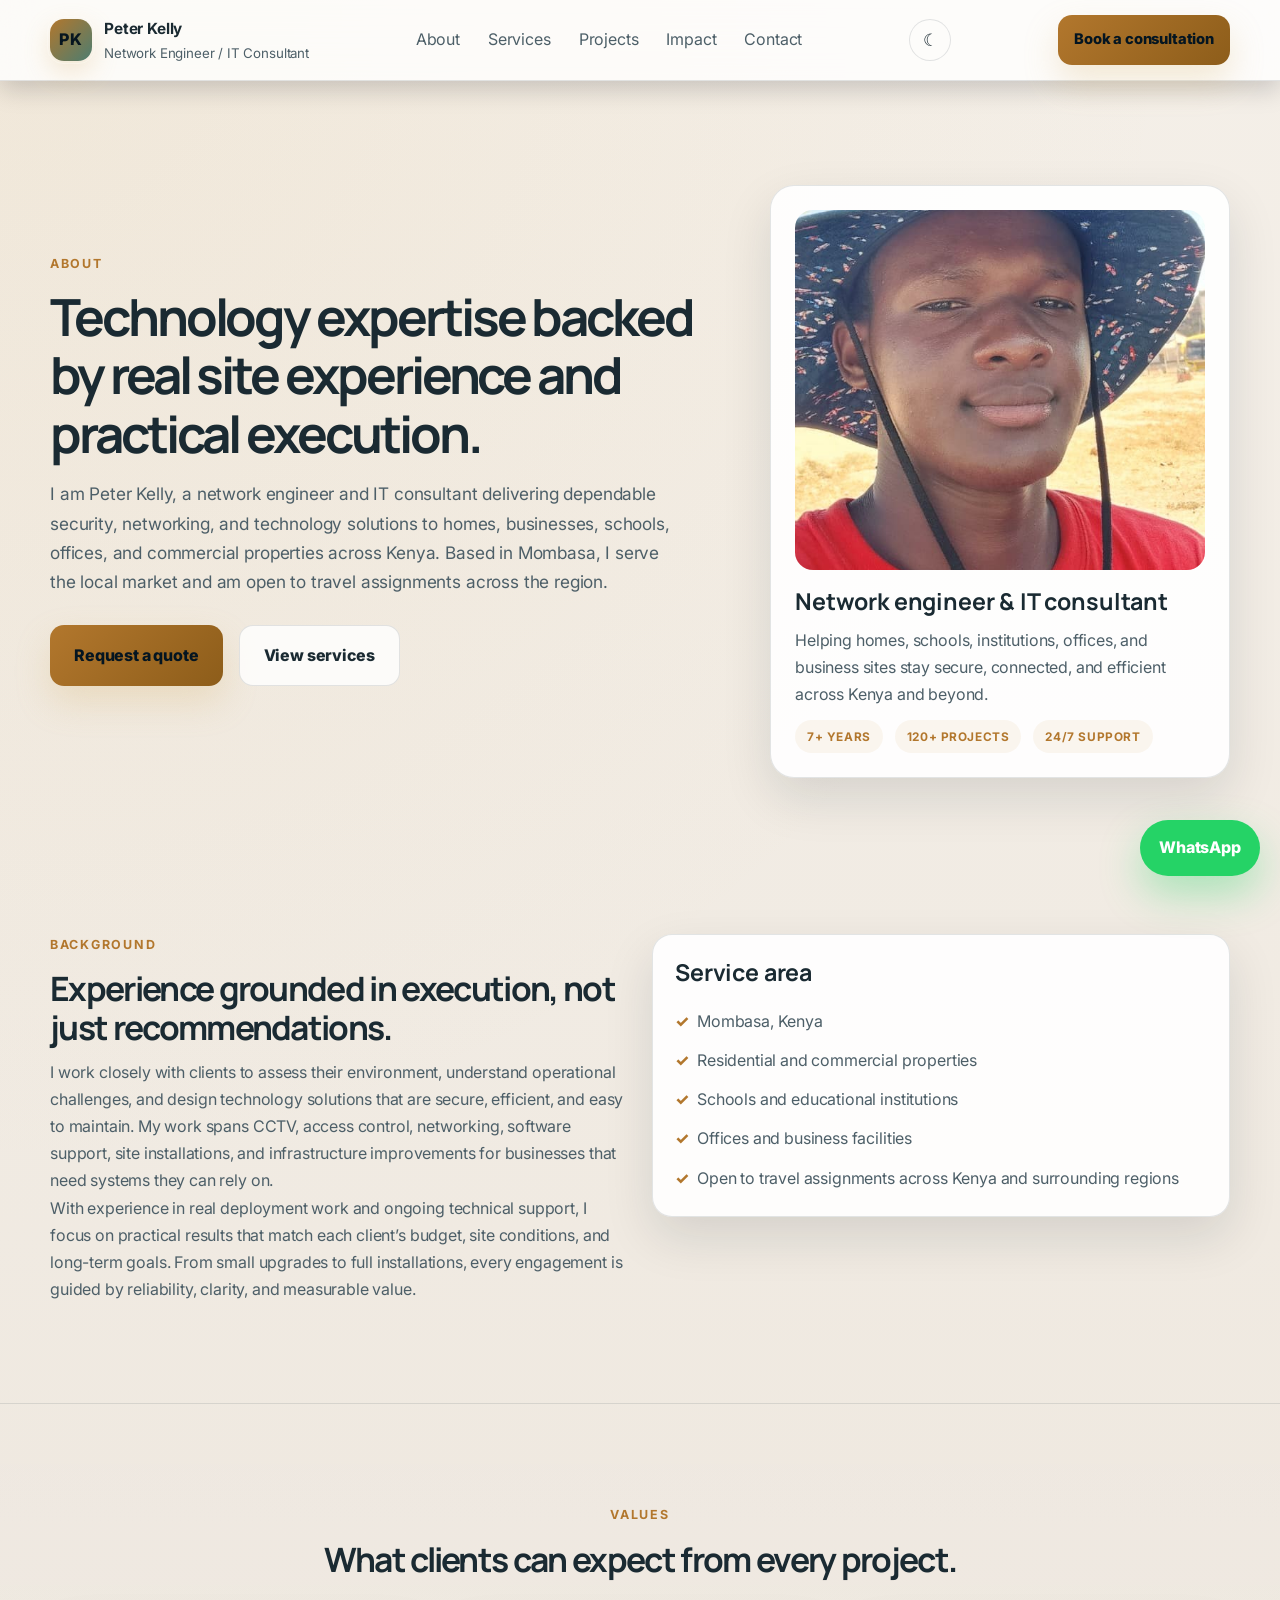
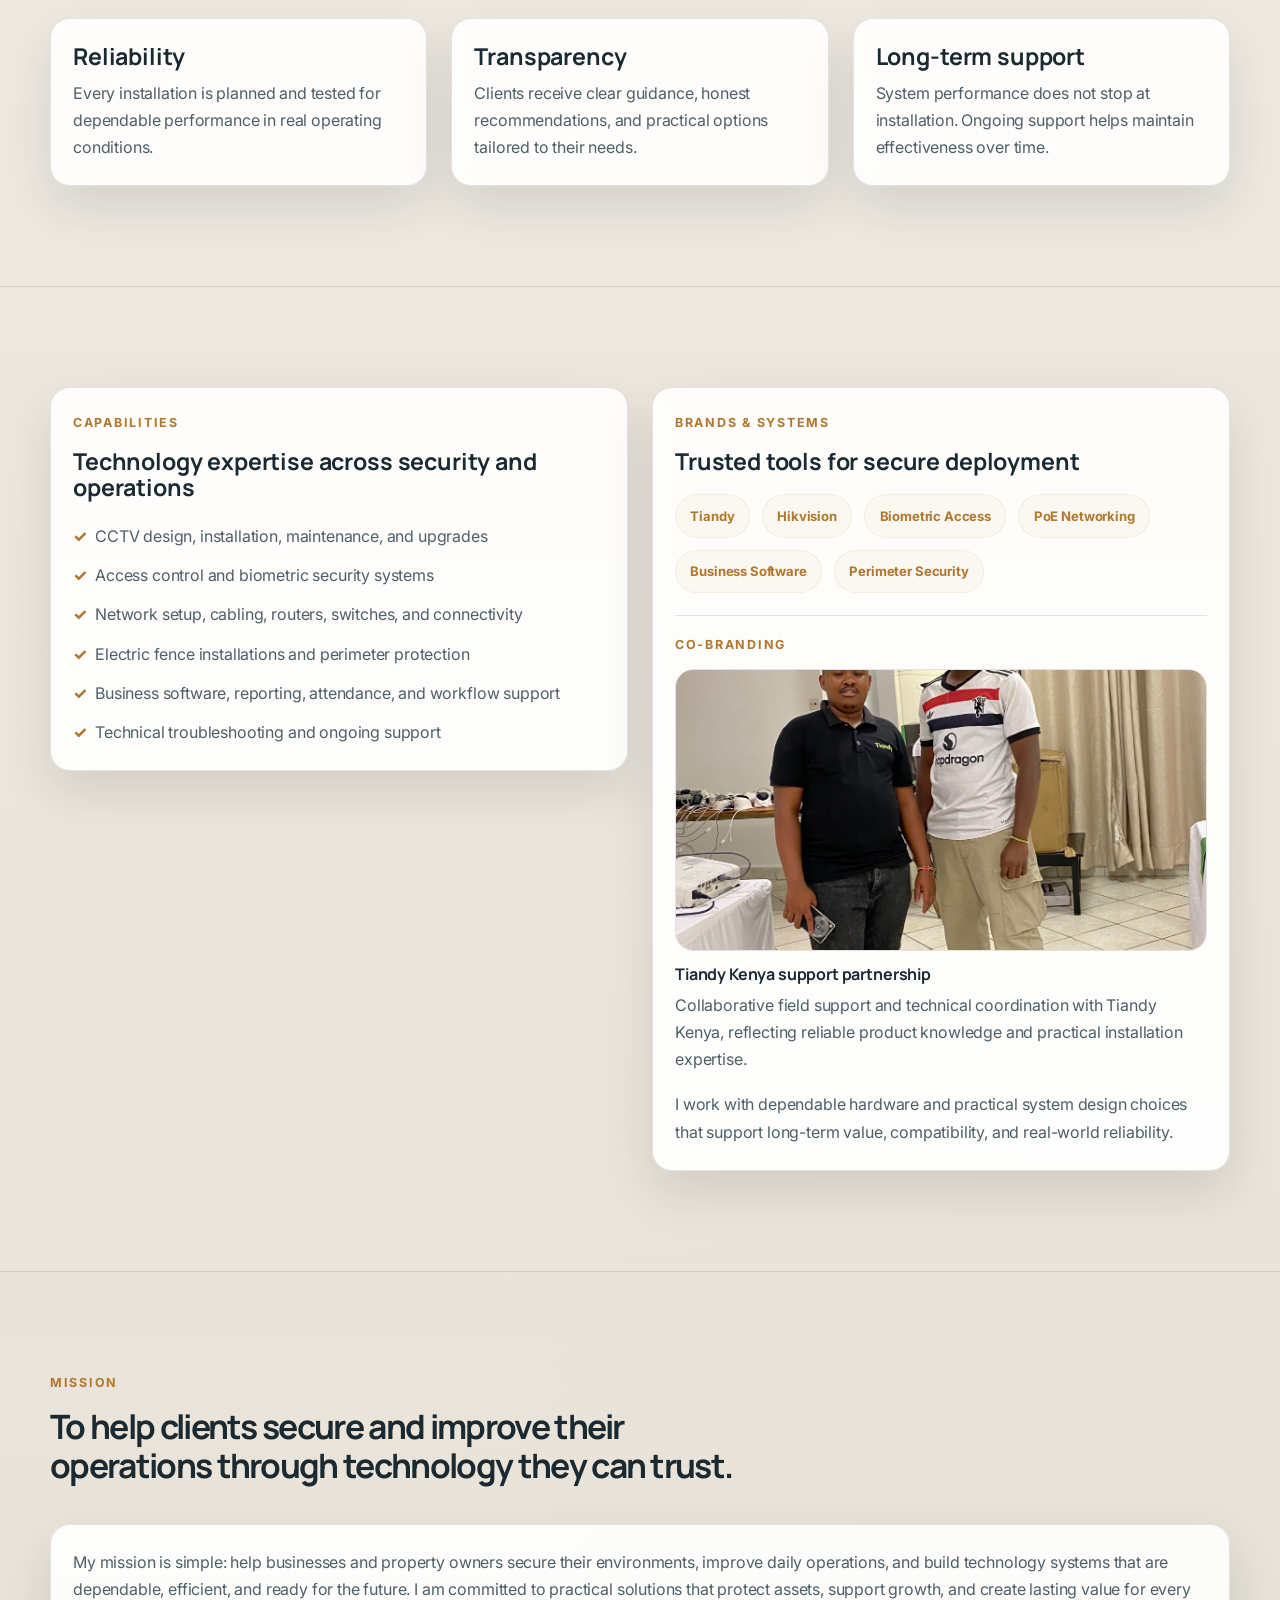
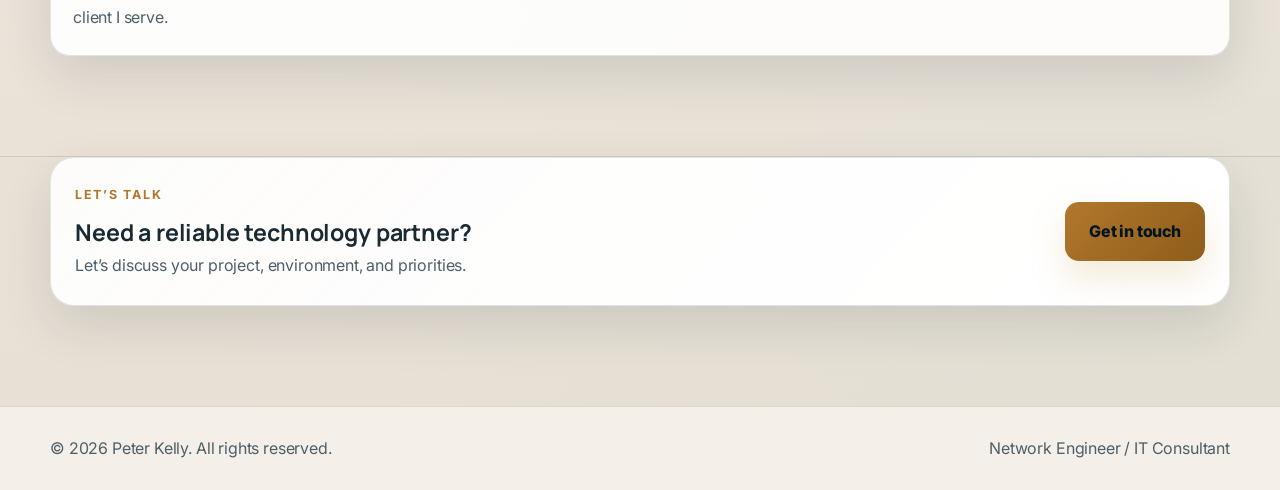
<file: about.html>
<!DOCTYPE html>
<html lang="en">
<head>
    <meta charset="UTF-8">
    <meta name="viewport" content="width=device-width, initial-scale=1.0">
    <meta name="description" content="Learn about Peter Kelly, a network engineer and IT consultant delivering security, networking, and infrastructure solutions across Kenya.">
    <title>About Peter Kelly | Network Engineer & IT Consultant</title>
    <link rel="preconnect" href="https://fonts.googleapis.com">
    <link rel="preconnect" href="https://fonts.gstatic.com" crossorigin>
    <link href="https://fonts.googleapis.com/css2?family=Inter:wght@400;500;600;700;800&family=Manrope:wght@600;700;800&display=swap" rel="stylesheet">
    <link rel="stylesheet" href="styles.css">
</head>
<body>
    <header class="topbar">
        <div class="container navwrap">
            <div class="brand">
                <span class="brand-mark">PK</span>
                <div>
                    <strong>Peter Kelly</strong>
                    <small>Network Engineer / IT Consultant</small>
                </div>
            </div>
            <nav class="main-nav">
                <a href="about.html">About</a>
                <a href="services.html">Services</a>
                <a href="projects.html">Projects</a>
                <a href="index.html#impact">Impact</a>
                <a href="contact.html">Contact</a>
            </nav>
            <button class="theme-toggle" type="button" aria-label="Toggle theme">
                <span class="theme-toggle__icon">☀</span>
            </button>
            <a class="button button-small" href="contact.html">Book a consultation</a>
        </div>
    </header>

    <main class="page-shell">
        <section class="page-hero">
            <div class="container page-hero-inner">
                <div>
                    <p class="eyebrow">About</p>
                    <h1>Technology expertise backed by real site experience and practical execution.</h1>
                    <p class="lead">
                        I am Peter Kelly, a network engineer and IT consultant delivering dependable security, networking, and technology solutions to homes, businesses, schools, offices, and commercial properties across Kenya. Based in Mombasa, I serve the local market and am open to travel assignments across the region.
                    </p>
                    <div class="cta-row">
                        <a class="button" href="contact.html">Request a quote</a>
                        <a class="button button-secondary" href="services.html">View services</a>
                    </div>
                </div>
                <div class="page-panel">
                    <img src="images/profile pic.jpeg" alt="Peter Kelly profile photo">
                    <h3>Network engineer & IT consultant</h3>
                    <p>Helping homes, schools, institutions, offices, and business sites stay secure, connected, and efficient across Kenya and beyond.</p>
                    <div class="meta">
                        <span>7+ Years</span>
                        <span>120+ Projects</span>
                        <span>24/7 Support</span>
                    </div>
                </div>
            </div>
        </section>

        <section class="section">
            <div class="container split-layout">
                <div>
                    <p class="eyebrow">Background</p>
                    <h2>Experience grounded in execution, not just recommendations.</h2>
                    <p>
                        I work closely with clients to assess their environment, understand operational challenges, and design technology solutions that are secure, efficient, and easy to maintain. My work spans CCTV, access control, networking, software support, site installations, and infrastructure improvements for businesses that need systems they can rely on.
                    </p>
                    <p>
                        With experience in real deployment work and ongoing technical support, I focus on practical results that match each client’s budget, site conditions, and long-term goals. From small upgrades to full installations, every engagement is guided by reliability, clarity, and measurable value.
                    </p>
                </div>
                <div class="info-box">
                    <h3>Service area</h3>
                    <ul class="feature-list">
                        <li>Mombasa, Kenya</li>
                        <li>Residential and commercial properties</li>
                        <li>Schools and educational institutions</li>
                        <li>Offices and business facilities</li>
                        <li>Open to travel assignments across Kenya and surrounding regions</li>
                    </ul>
                </div>
            </div>
        </section>

        <section class="section section-alt">
            <div class="container">
                <div class="section-heading center">
                    <p class="eyebrow">Values</p>
                    <h2>What clients can expect from every project.</h2>
                </div>

                <div class="section-grid">
                    <article class="feature-card">
                        <h3>Reliability</h3>
                        <p>Every installation is planned and tested for dependable performance in real operating conditions.</p>
                    </article>
                    <article class="feature-card">
                        <h3>Transparency</h3>
                        <p>Clients receive clear guidance, honest recommendations, and practical options tailored to their needs.</p>
                    </article>
                    <article class="feature-card">
                        <h3>Long-term support</h3>
                        <p>System performance does not stop at installation. Ongoing support helps maintain effectiveness over time.</p>
                    </article>
                </div>
            </div>
        </section>

        <section class="section">
            <div class="container split-layout">
                <div class="info-box">
                    <p class="eyebrow">Capabilities</p>
                    <h3>Technology expertise across security and operations</h3>
                    <ul class="value-list">
                        <li>CCTV design, installation, maintenance, and upgrades</li>
                        <li>Access control and biometric security systems</li>
                        <li>Network setup, cabling, routers, switches, and connectivity</li>
                        <li>Electric fence installations and perimeter protection</li>
                        <li>Business software, reporting, attendance, and workflow support</li>
                        <li>Technical troubleshooting and ongoing support</li>
                    </ul>
                </div>

                <div class="info-box">
                    <p class="eyebrow">Brands & systems</p>
                    <h3>Trusted tools for secure deployment</h3>
                    <div class="brand-strip">
                        <span>Tiandy</span>
                        <span>Hikvision</span>
                        <span>Biometric Access</span>
                        <span>PoE Networking</span>
                        <span>Business Software</span>
                        <span>Perimeter Security</span>
                    </div>
                    <div class="co-branding">
                        <p class="eyebrow">Co-branding</p>
                        <button class="co-branding-trigger" type="button" data-co-brand-image="images/i%20and%20tiandy%20%20%20kenya%20support%20tech%20mr%20Benjamin.jpeg" data-co-brand-title="Tiandy Kenya support partnership" data-co-brand-desc="Collaborative field support and technical coordination with Tiandy Kenya, reflecting reliable product knowledge and practical installation expertise.">
                            <img src="images/i%20and%20tiandy%20%20%20kenya%20support%20tech%20mr%20Benjamin.jpeg" alt="Peter Kelly and Tiandy Kenya support team">
                        </button>
                        <h4>Tiandy Kenya support partnership</h4>
                        <p>Collaborative field support and technical coordination with Tiandy Kenya, reflecting reliable product knowledge and practical installation expertise.</p>
                    </div>
                    <p style="margin-top: 18px;">
                        I work with dependable hardware and practical system design choices that support long-term value, compatibility, and real-world reliability.
                    </p>
                </div>
            </div>
        </section>

        <section class="section section-alt">
            <div class="container">
                <div class="section-heading">
                    <p class="eyebrow">Mission</p>
                    <h2>To help clients secure and improve their operations through technology they can trust.</h2>
                </div>
                <div class="info-box">
                    <p>
                        My mission is simple: help businesses and property owners secure their environments, improve daily operations, and build technology systems that are dependable, efficient, and ready for the future. I am committed to practical solutions that protect assets, support growth, and create lasting value for every client I serve.
                    </p>
                </div>
            </div>
        </section>

        <div class="container" style="padding-bottom: 100px;">
            <div class="cta-panel">
                <div>
                    <p class="eyebrow">Let’s talk</p>
                    <h3>Need a reliable technology partner?</h3>
                    <p>Let’s discuss your project, environment, and priorities.</p>
                </div>
                <a class="button" href="contact.html">Get in touch</a>
            </div>
        </div>
    </main>

    <footer class="site-footer">
        <div class="container footer-wrap">
            <p>© <span id="year"></span> Peter Kelly. All rights reserved.</p>
            <span>Network Engineer / IT Consultant</span>
        </div>
    </footer>

    <div id="portfolioModal" class="modal" aria-hidden="true">
        <div class="modal-content">
            <div class="modal-toolbar">
                <button type="button" class="modal-back" aria-label="Back to gallery">⟲ Back</button>
                <button type="button" class="close" aria-label="Close">&times;</button>
            </div>
            <h3 id="modalTitle"></h3>
            <p id="modalDesc"></p>
            <div class="modal-gallery" id="modalGallery"></div>
        </div>
    </div>

    <a class="whatsapp-float" href="https://wa.me/255711619768?text=Hello%20Peter%20Kelly%2C%20I%20would%20like%20a%20quote%20for%20your%20services." target="_blank" rel="noreferrer" aria-label="Chat on WhatsApp">WhatsApp</a>
    <script src="app.js"></script>
</body>
</html>
</file>
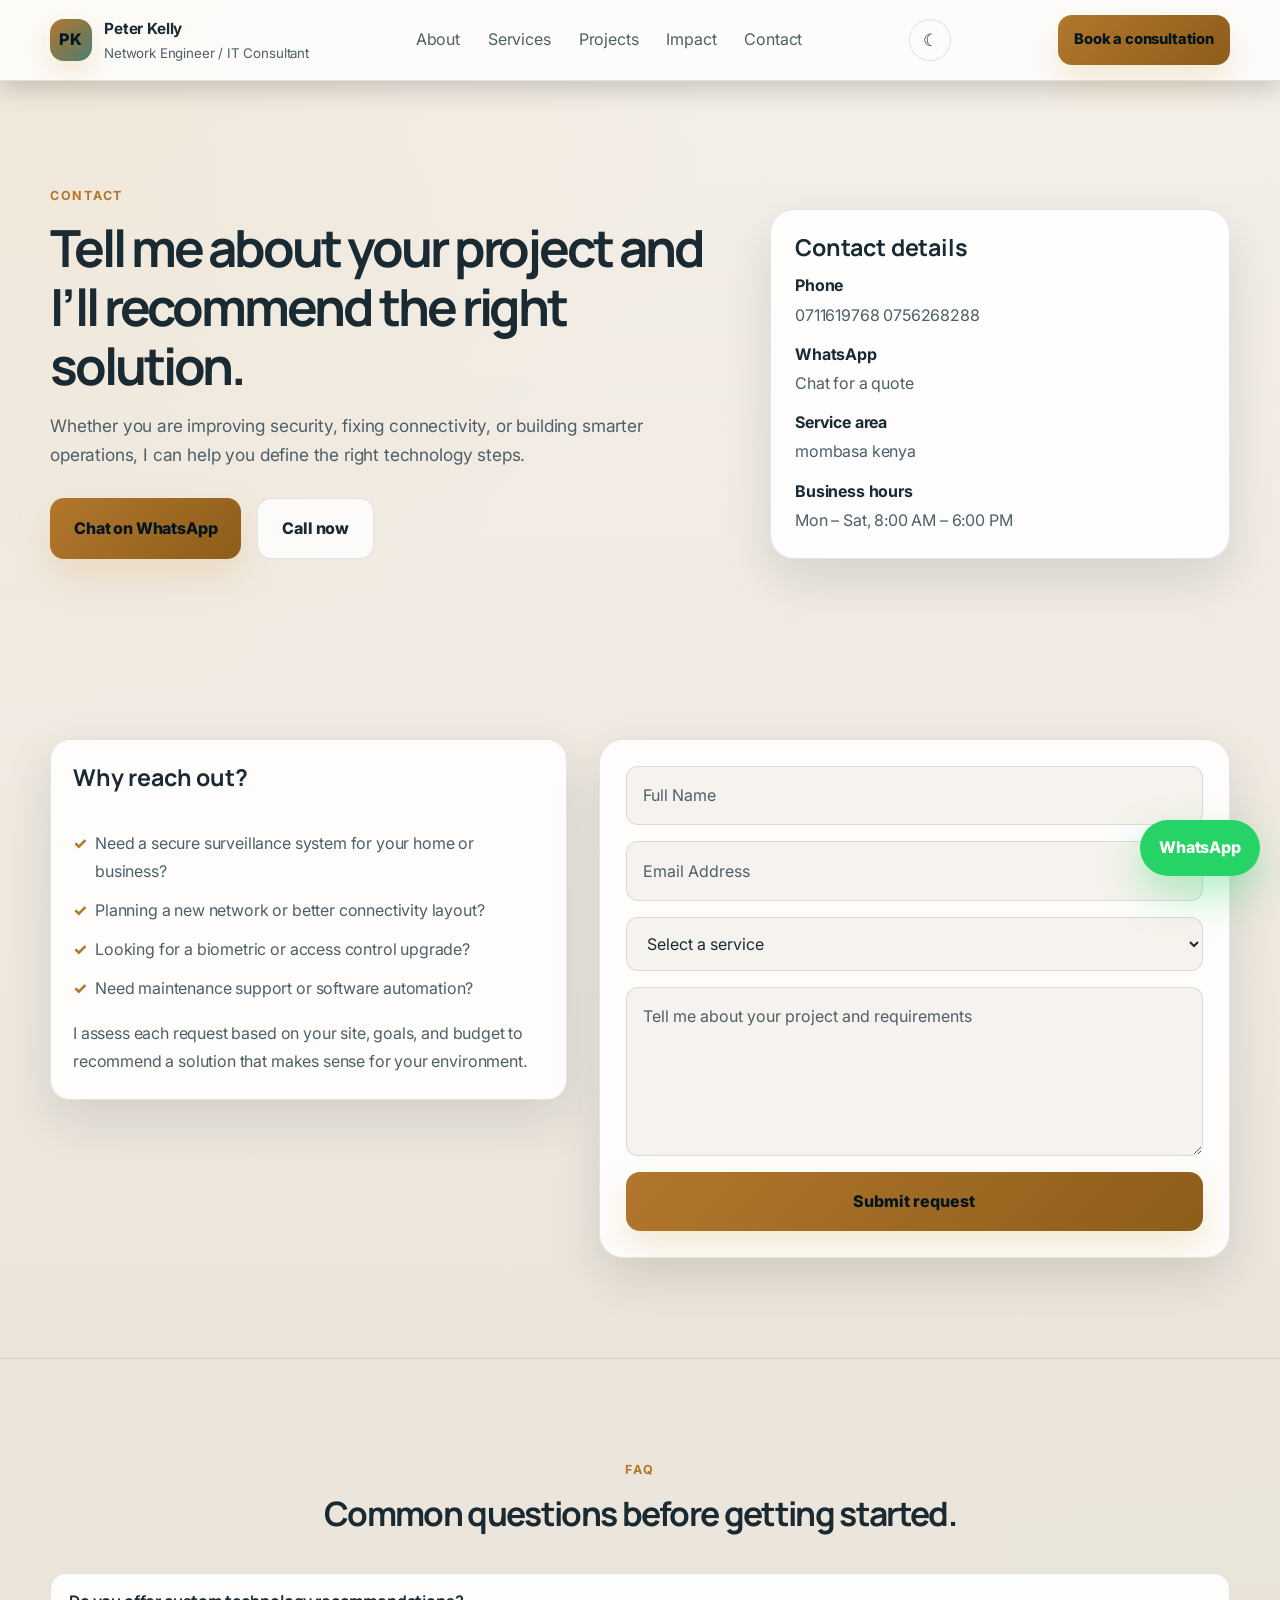
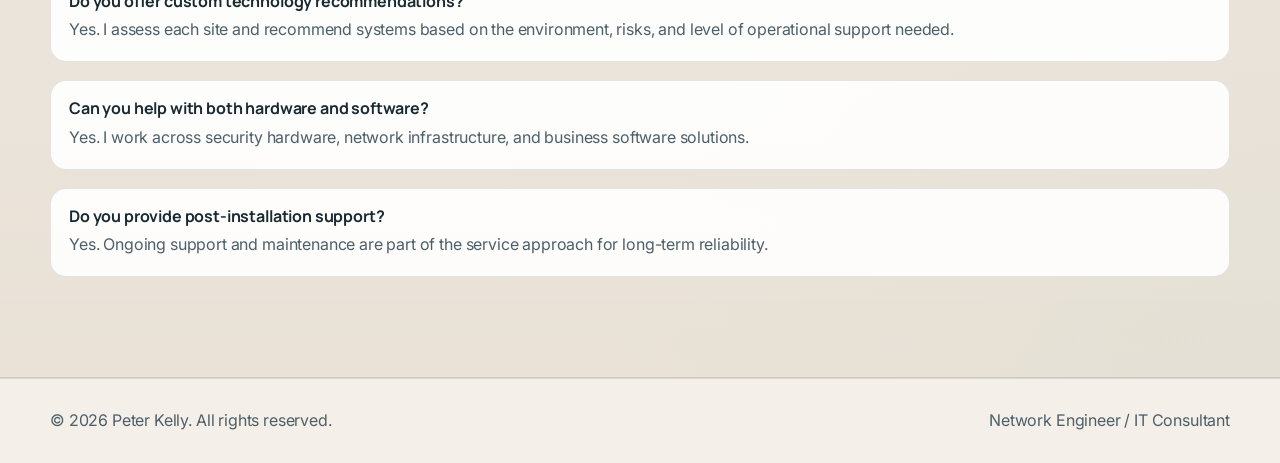
<file: contact.html>
<!DOCTYPE html>
<html lang="en">
<head>
    <meta charset="UTF-8">
    <meta name="viewport" content="width=device-width, initial-scale=1.0">
    <meta name="description" content="Contact Peter Kelly for CCTV, access control, networking, software, and maintenance solutions in Kenya.">
    <title>Contact Peter Kelly | Network Engineer & IT Consultant</title>
    <link rel="preconnect" href="https://fonts.googleapis.com">
    <link rel="preconnect" href="https://fonts.gstatic.com" crossorigin>
    <link href="https://fonts.googleapis.com/css2?family=Inter:wght@400;500;600;700;800&family=Manrope:wght@600;700;800&display=swap" rel="stylesheet">
    <link rel="stylesheet" href="styles.css">
</head>
<body>
    <header class="topbar">
        <div class="container navwrap">
            <div class="brand">
                <span class="brand-mark">PK</span>
                <div>
                    <strong>Peter Kelly</strong>
                    <small>Network Engineer / IT Consultant</small>
                </div>
            </div>
            <nav class="main-nav">
                <a href="about.html">About</a>
                <a href="services.html">Services</a>
                <a href="projects.html">Projects</a>
                <a href="index.html#impact">Impact</a>
                <a href="contact.html">Contact</a>
            </nav>
            <button class="theme-toggle" type="button" aria-label="Toggle theme">
                <span class="theme-toggle__icon">☀</span>
            </button>
            <a class="button button-small" href="contact.html">Book a consultation</a>
        </div>
    </header>

    <main class="page-shell">
        <section class="page-hero">
            <div class="container page-hero-inner">
                <div>
                    <p class="eyebrow">Contact</p>
                    <h1>Tell me about your project and I’ll recommend the right solution.</h1>
                    <p class="lead">
                        Whether you are improving security, fixing connectivity, or building smarter operations, I can help you define the right technology steps.
                    </p>
                    <div class="cta-row">
                        <a class="button" href="https://wa.me/254711619768?text=Hello%20Peter%20Kelly%2C%20I%20would%20like%20a%20quote%20for%20your%20services." target="_blank" rel="noreferrer">Chat on WhatsApp</a>
                        <a class="button button-secondary" href="tel:+254711619768">Call now</a>
                    </div>
                </div>
                <div class="page-panel">
                    <h3>Contact details</h3>
                    <div class="contact-items">
                        <div>
                            <strong>Phone</strong>
                            <a href="tel:+254711619768">0711619768</a>
                            <a href="tel:+254756268288">0756268288</a>
                        </div>
                        <div>
                            <strong>WhatsApp</strong>
                            <a href="https://wa.me/255711619768?text=Hello%20Peter%20Kelly%2C%20I%20need%20a%20quote%20for%20your%20services." target="_blank" rel="noreferrer">Chat for a quote</a>
                        </div>
                        <div>
                            <strong>Service area</strong>
                            <span>mombasa kenya</span>
                        </div>
                        <div>
                            <strong>Business hours</strong>
                            <span>Mon – Sat, 8:00 AM – 6:00 PM</span>
                        </div>
                    </div>
                </div>
            </div>
        </section>

        <section class="section">
            <div class="container contact-grid">
                <div class="contact-panel">
                    <h3>Why reach out?</h3>
                    <ul class="feature-list">
                        <li>Need a secure surveillance system for your home or business?</li>
                        <li>Planning a new network or better connectivity layout?</li>
                        <li>Looking for a biometric or access control upgrade?</li>
                        <li>Need maintenance support or software automation?</li>
                    </ul>
                    <p>
                        I assess each request based on your site, goals, and budget to recommend a solution that makes sense for your environment.
                    </p>
                </div>

                <form id="serviceForm" class="contact-form">
                    <input type="text" name="name" placeholder="Full Name" required>
                    <input type="email" name="email" placeholder="Email Address" required>
                    <select name="service" required>
                        <option value="">Select a service</option>
                        <option>Business Software</option>
                        <option>CCTV Installation</option>
                        <option>Networking</option>
                        <option>Electric Fence</option>
                        <option>Biometric Access</option>
                        <option>Support & Maintenance</option>
                    </select>
                    <textarea name="message" rows="5" placeholder="Tell me about your project and requirements"></textarea>
                    <button type="submit" class="button">Submit request</button>
                </form>
            </div>
        </section>

        <section class="section section-alt">
            <div class="container">
                <div class="section-heading center">
                    <p class="eyebrow">FAQ</p>
                    <h2>Common questions before getting started.</h2>
                </div>
                <div class="faq-list">
                    <div class="faq-item">
                        <h4>Do you offer custom technology recommendations?</h4>
                        <p>Yes. I assess each site and recommend systems based on the environment, risks, and level of operational support needed.</p>
                    </div>
                    <div class="faq-item">
                        <h4>Can you help with both hardware and software?</h4>
                        <p>Yes. I work across security hardware, network infrastructure, and business software solutions.</p>
                    </div>
                    <div class="faq-item">
                        <h4>Do you provide post-installation support?</h4>
                        <p>Yes. Ongoing support and maintenance are part of the service approach for long-term reliability.</p>
                    </div>
                </div>
            </div>
        </section>
    </main>

    <footer class="site-footer">
        <div class="container footer-wrap">
            <p>© <span id="year"></span> Peter Kelly. All rights reserved.</p>
            <span>Network Engineer / IT Consultant</span>
        </div>
    </footer>

    <a class="whatsapp-float" href="https://wa.me/254711619768?text=Hello%20Peter%20Kelly%2C%20I%20would%20like%20a%20quote%20for%20your%20services." target="_blank" rel="noreferrer" aria-label="Chat on WhatsApp">WhatsApp</a>
    <script src="app.js"></script>
</body>
</html>
</file>
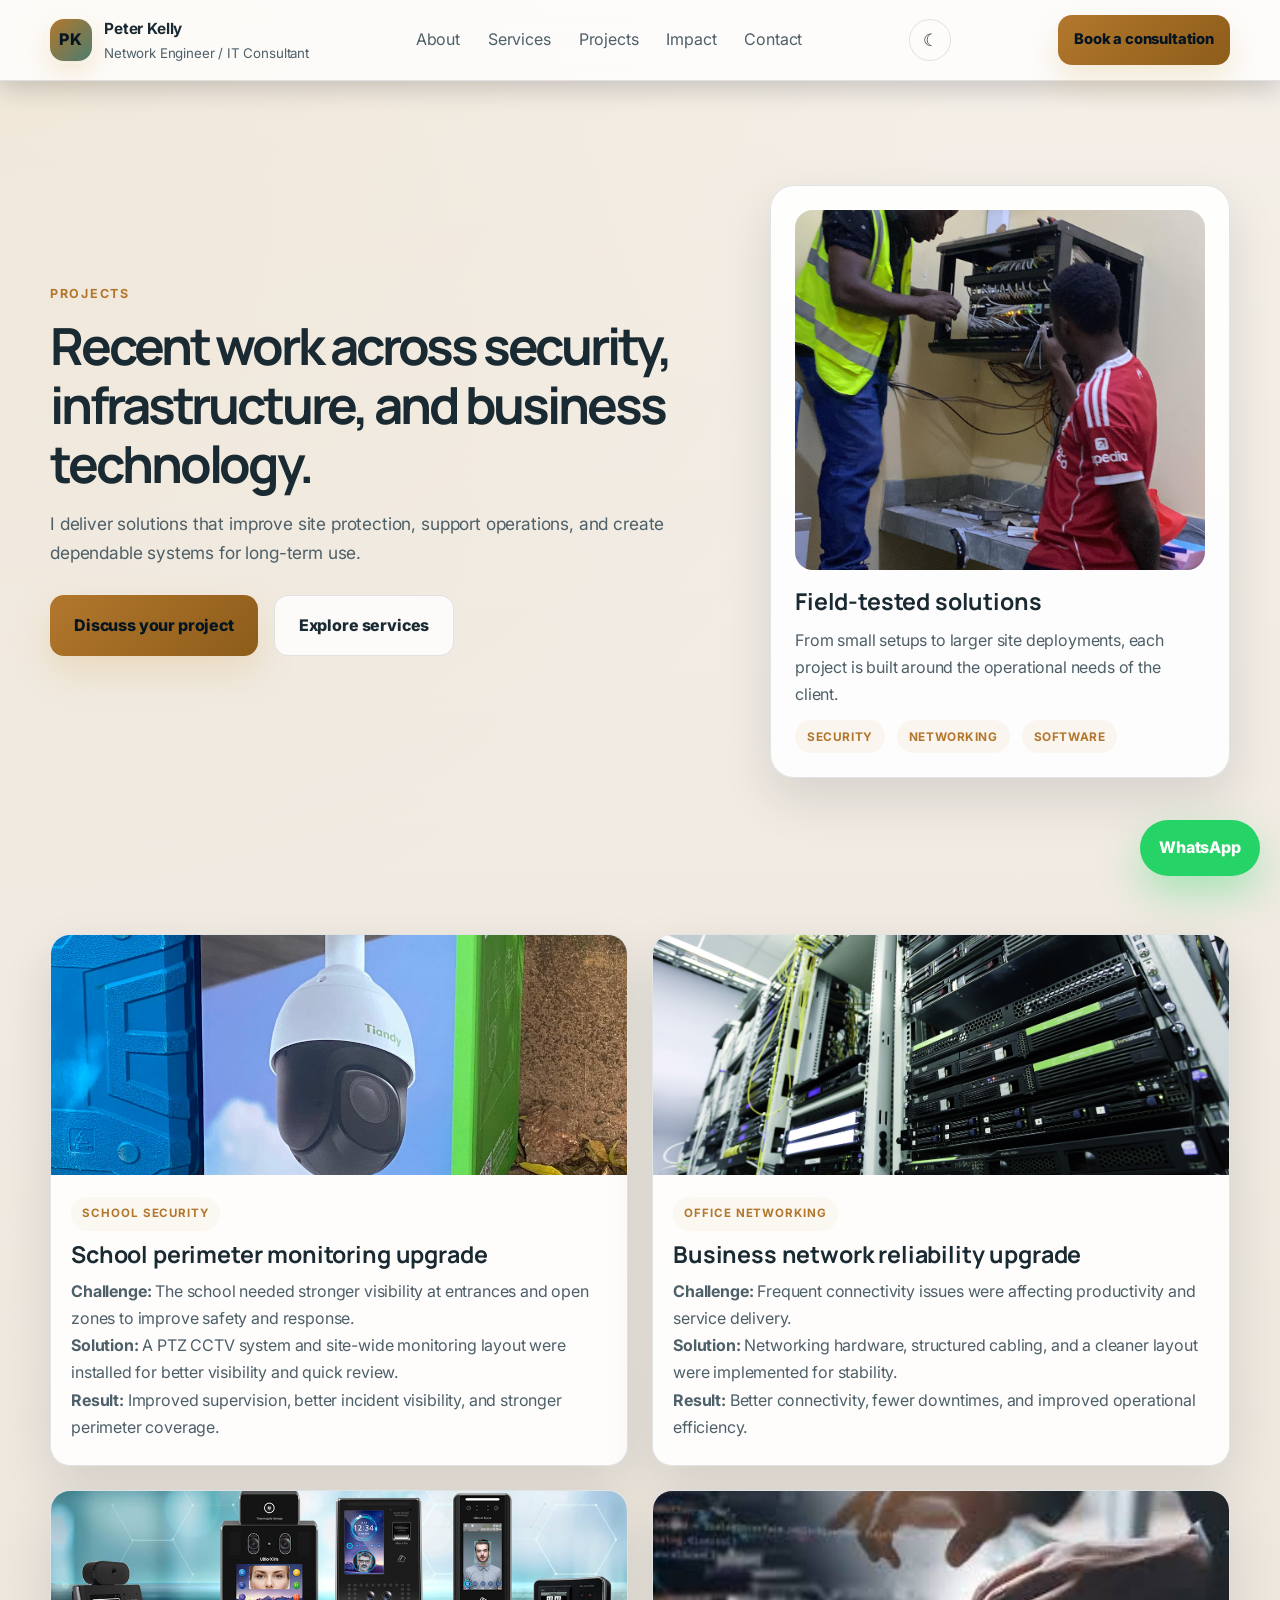
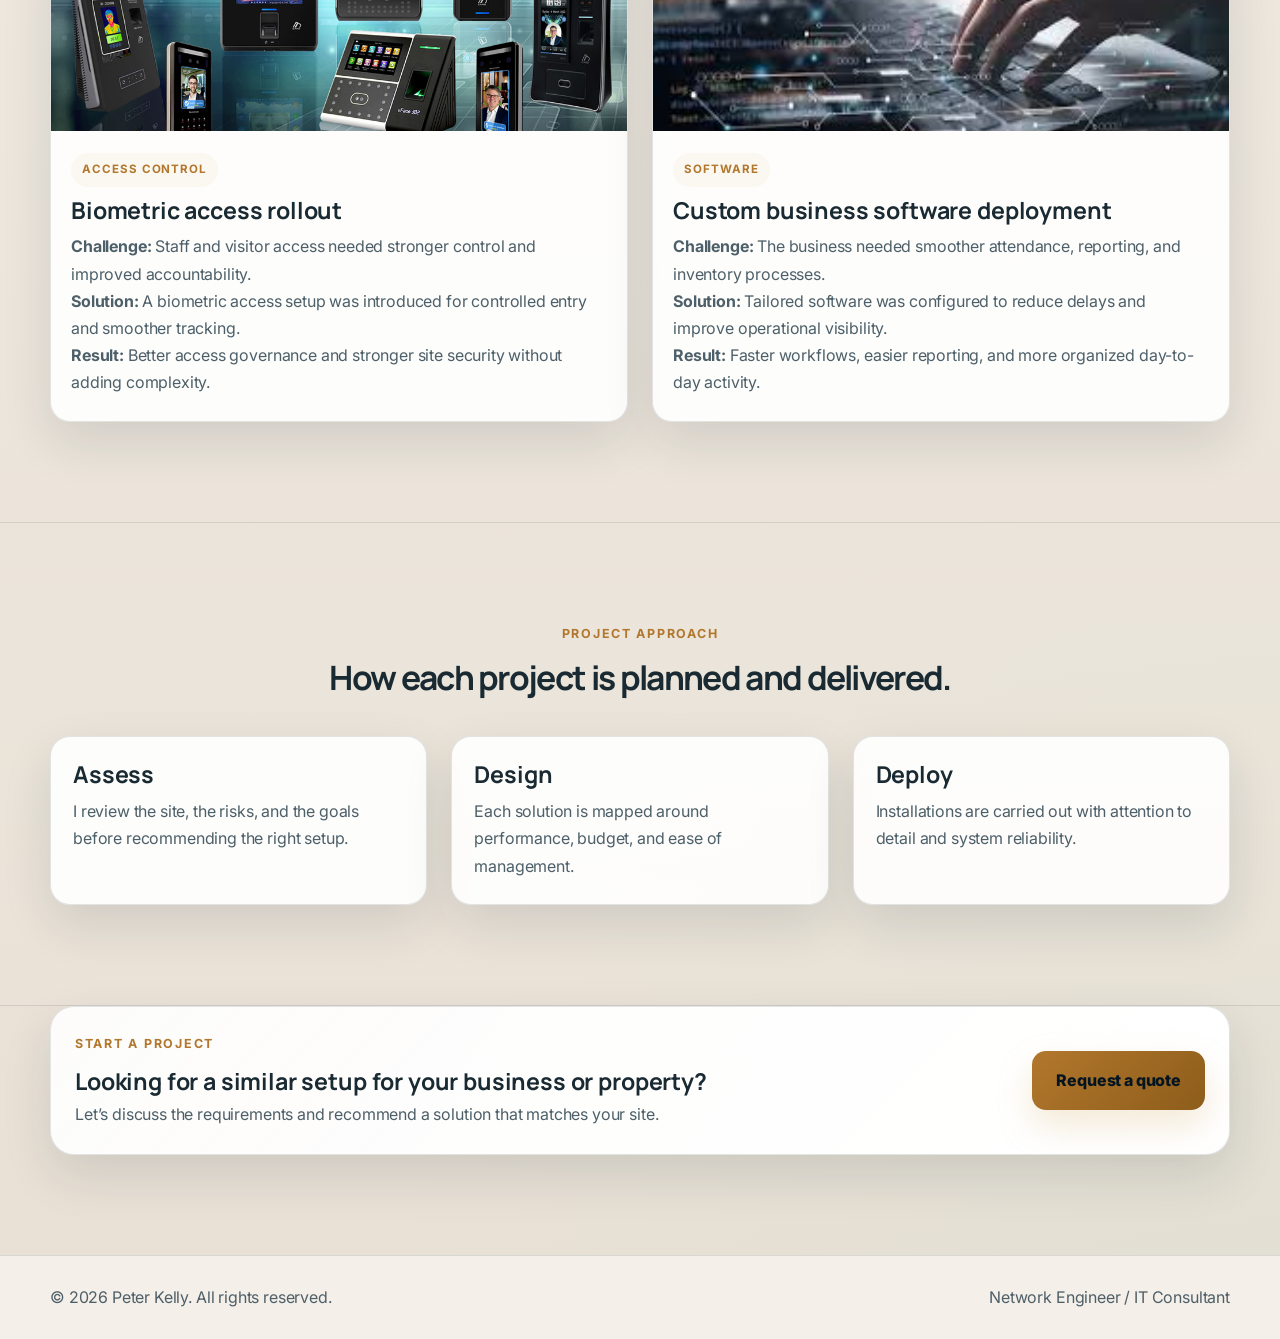
<file: projects.html>
<!DOCTYPE html>
<html lang="en">
<head>
    <meta charset="UTF-8">
    <meta name="viewport" content="width=device-width, initial-scale=1.0">
    <meta name="description" content="View Peter Kelly’s completed projects, including security upgrades, networking installations, access control, and software solutions.">
    <title>Projects | Peter Kelly | Network Engineer</title>
    <link rel="preconnect" href="https://fonts.googleapis.com">
    <link rel="preconnect" href="https://fonts.gstatic.com" crossorigin>
    <link href="https://fonts.googleapis.com/css2?family=Inter:wght@400;500;600;700;800&family=Manrope:wght@600;700;800&display=swap" rel="stylesheet">
    <link rel="stylesheet" href="styles.css">
</head>
<body>
    <header class="topbar">
        <div class="container navwrap">
            <div class="brand">
                <span class="brand-mark">PK</span>
                <div>
                    <strong>Peter Kelly</strong>
                    <small>Network Engineer / IT Consultant</small>
                </div>
            </div>
            <nav class="main-nav">
                <a href="about.html">About</a>
                <a href="services.html">Services</a>
                <a href="projects.html">Projects</a>
                <a href="index.html#impact">Impact</a>
                <a href="contact.html">Contact</a>
            </nav>
            <button class="theme-toggle" type="button" aria-label="Toggle theme">
                <span class="theme-toggle__icon">☀</span>
            </button>
            <a class="button button-small" href="contact.html">Book a consultation</a>
        </div>
    </header>

    <main class="page-shell">
        <section class="page-hero">
            <div class="container page-hero-inner">
                <div>
                    <p class="eyebrow">Projects</p>
                    <h1>Recent work across security, infrastructure, and business technology.</h1>
                    <p class="lead">
                        I deliver solutions that improve site protection, support operations, and create dependable systems for long-term use.
                    </p>
                    <div class="cta-row">
                        <a class="button" href="contact.html">Discuss your project</a>
                        <a class="button button-secondary" href="services.html">Explore services</a>
                    </div>
                </div>
                <div class="page-panel">
                    <img src="images/site  work 1.jpeg" alt="On-site technical installation work">
                    <h3>Field-tested solutions</h3>
                    <p>From small setups to larger site deployments, each project is built around the operational needs of the client.</p>
                    <div class="meta">
                        <span>Security</span>
                        <span>Networking</span>
                        <span>Software</span>
                    </div>
                </div>
            </div>
        </section>

        <section class="section">
            <div class="container case-grid">
                <article class="case-card">
                    <img src="images/tiandy ptz.jpeg" alt="School PTZ security installation">
                    <div class="body">
                        <span class="tag">School security</span>
                        <h3>School perimeter monitoring upgrade</h3>
                        <p><strong>Challenge:</strong> The school needed stronger visibility at entrances and open zones to improve safety and response.</p>
                        <p><strong>Solution:</strong> A PTZ CCTV system and site-wide monitoring layout were installed for better visibility and quick review.</p>
                        <p><strong>Result:</strong> Improved supervision, better incident visibility, and stronger perimeter coverage.</p>
                    </div>
                </article>

                <article class="case-card">
                    <img src="images/networking.jpeg" alt="Office networking infrastructure project">
                    <div class="body">
                        <span class="tag">Office networking</span>
                        <h3>Business network reliability upgrade</h3>
                        <p><strong>Challenge:</strong> Frequent connectivity issues were affecting productivity and service delivery.</p>
                        <p><strong>Solution:</strong> Networking hardware, structured cabling, and a cleaner layout were implemented for stability.</p>
                        <p><strong>Result:</strong> Better connectivity, fewer downtimes, and improved operational efficiency.</p>
                    </div>
                </article>

                <article class="case-card">
                    <img src="images/Biometric.jpg" alt="Biometric access control installation">
                    <div class="body">
                        <span class="tag">Access control</span>
                        <h3>Biometric access rollout</h3>
                        <p><strong>Challenge:</strong> Staff and visitor access needed stronger control and improved accountability.</p>
                        <p><strong>Solution:</strong> A biometric access setup was introduced for controlled entry and smoother tracking.</p>
                        <p><strong>Result:</strong> Better access governance and stronger site security without adding complexity.</p>
                    </div>
                </article>

                <article class="case-card">
                    <img src="images/software.jfif" alt="Business software project">
                    <div class="body">
                        <span class="tag">Software</span>
                        <h3>Custom business software deployment</h3>
                        <p><strong>Challenge:</strong> The business needed smoother attendance, reporting, and inventory processes.</p>
                        <p><strong>Solution:</strong> Tailored software was configured to reduce delays and improve operational visibility.</p>
                        <p><strong>Result:</strong> Faster workflows, easier reporting, and more organized day-to-day activity.</p>
                    </div>
                </article>
            </div>
        </section>

        <section class="section section-alt">
            <div class="container">
                <div class="section-heading center">
                    <p class="eyebrow">Project approach</p>
                    <h2>How each project is planned and delivered.</h2>
                </div>
                <div class="section-grid">
                    <article class="feature-card">
                        <h3>Assess</h3>
                        <p>I review the site, the risks, and the goals before recommending the right setup.</p>
                    </article>
                    <article class="feature-card">
                        <h3>Design</h3>
                        <p>Each solution is mapped around performance, budget, and ease of management.</p>
                    </article>
                    <article class="feature-card">
                        <h3>Deploy</h3>
                        <p>Installations are carried out with attention to detail and system reliability.</p>
                    </article>
                </div>
            </div>
        </section>

        <div class="container" style="padding-bottom: 100px;">
            <div class="cta-panel">
                <div>
                    <p class="eyebrow">Start a project</p>
                    <h3>Looking for a similar setup for your business or property?</h3>
                    <p>Let’s discuss the requirements and recommend a solution that matches your site.</p>
                </div>
                <a class="button" href="contact.html">Request a quote</a>
            </div>
        </div>
    </main>

    <footer class="site-footer">
        <div class="container footer-wrap">
            <p>© <span id="year"></span> Peter Kelly. All rights reserved.</p>
            <span>Network Engineer / IT Consultant</span>
        </div>
    </footer>

    <a class="whatsapp-float" href="https://wa.me/255711619768?text=Hello%20Peter%20Kelly%2C%20I%20would%20like%20a%20quote%20for%20your%20services." target="_blank" rel="noreferrer" aria-label="Chat on WhatsApp">WhatsApp</a>
    <script src="app.js"></script>
</body>
</html>
</file>
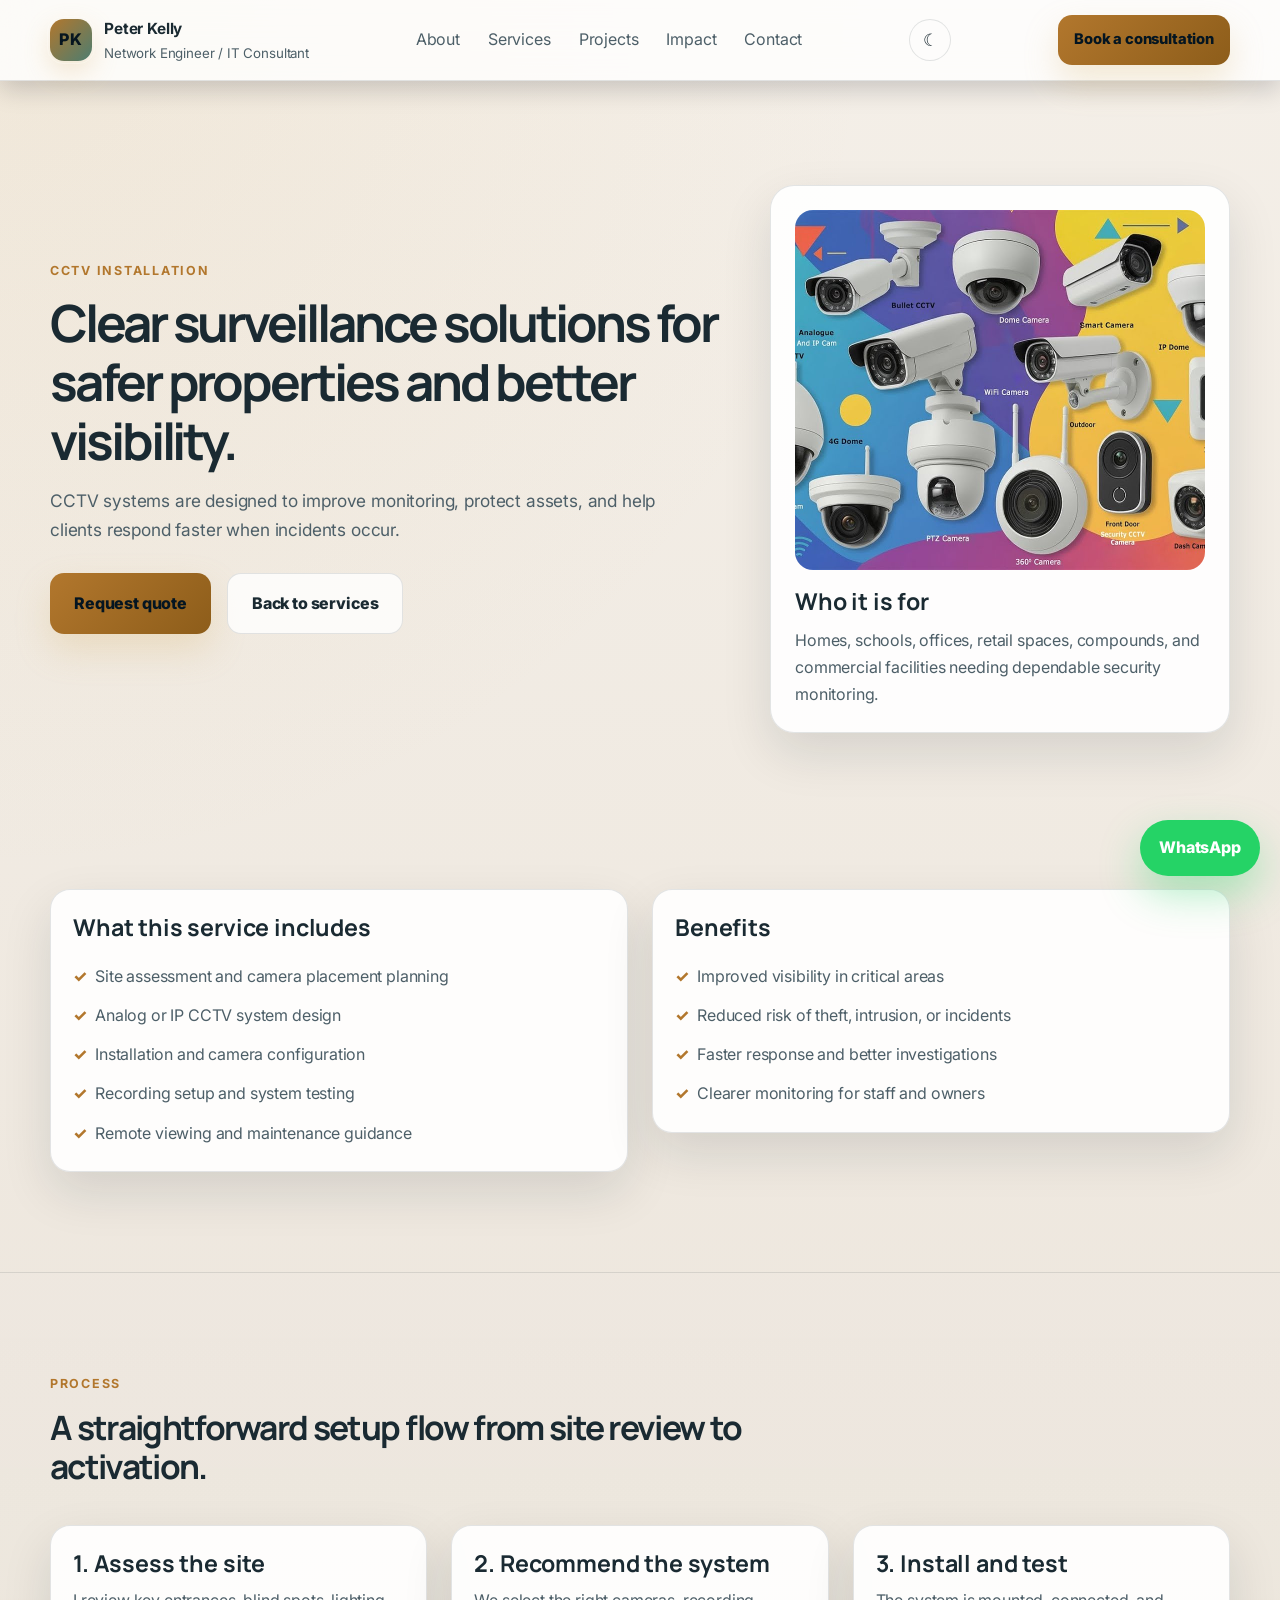
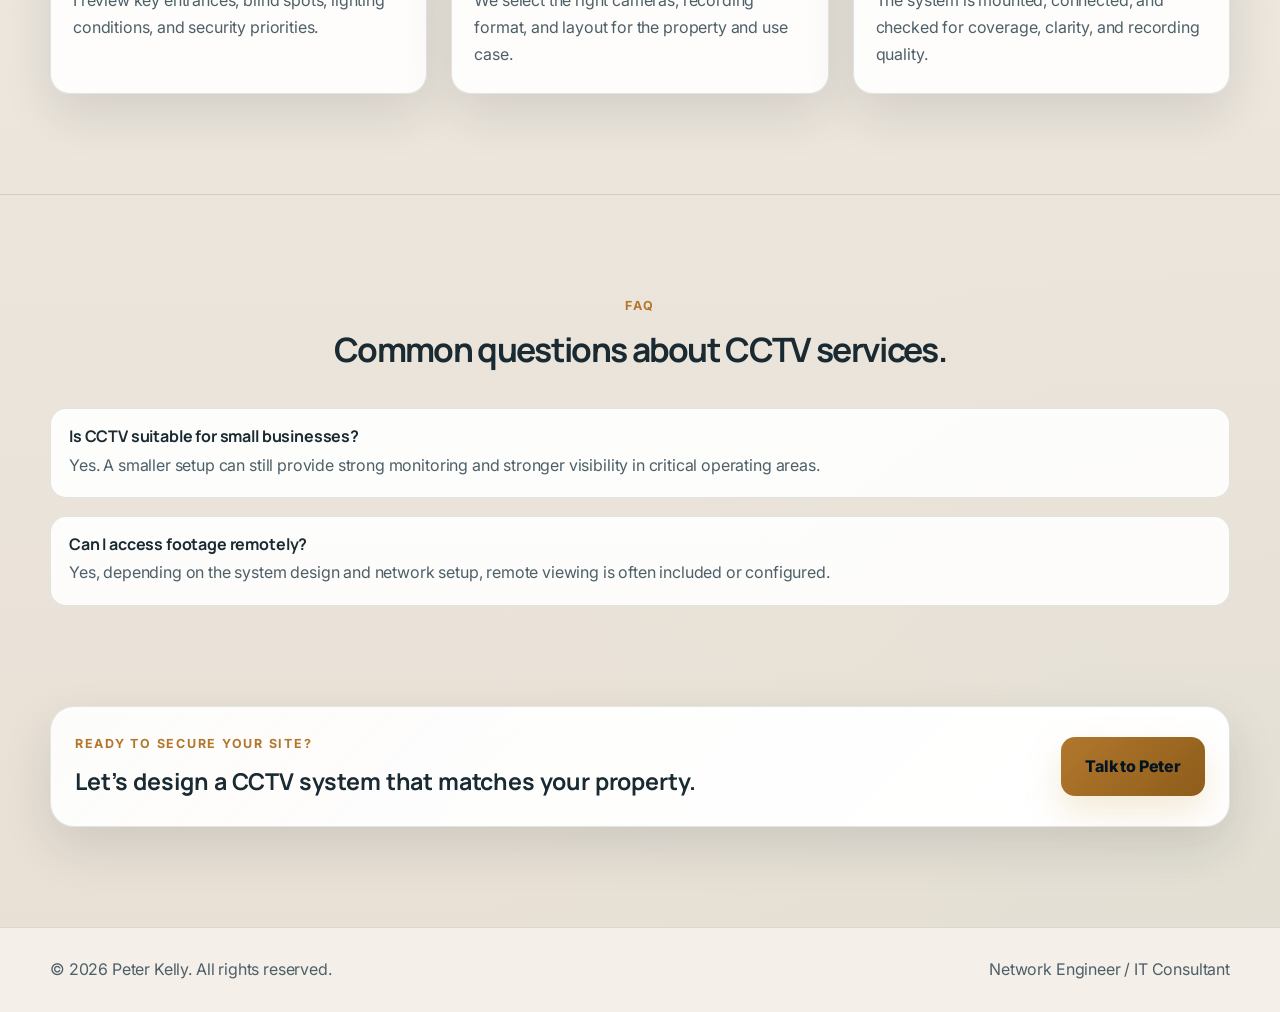
<file: service-cctv.html>
<!DOCTYPE html>
<html lang="en">
<head>
    <meta charset="UTF-8">
    <meta name="viewport" content="width=device-width, initial-scale=1.0">
    <meta name="description" content="CCTV installation services by Peter Kelly for homes, offices, schools, and commercial properties.">
    <title>CCTV Installation | Peter Kelly</title>
    <link rel="preconnect" href="https://fonts.googleapis.com">
    <link rel="preconnect" href="https://fonts.gstatic.com" crossorigin>
    <link href="https://fonts.googleapis.com/css2?family=Inter:wght@400;500;600;700;800&family=Manrope:wght@600;700;800&display=swap" rel="stylesheet">
    <link rel="stylesheet" href="styles.css">
</head>
<body>
    <header class="topbar">
        <div class="container navwrap">
            <div class="brand">
                <span class="brand-mark">PK</span>
                <div>
                    <strong>Peter Kelly</strong>
                    <small>Network Engineer / IT Consultant</small>
                </div>
            </div>
            <nav class="main-nav">
                <a href="about.html">About</a>
                <a href="services.html">Services</a>
                <a href="projects.html">Projects</a>
                <a href="index.html#impact">Impact</a>
                <a href="contact.html">Contact</a>
            </nav>
            <button class="theme-toggle" type="button" aria-label="Toggle theme">
                <span class="theme-toggle__icon">☀</span>
            </button>
            <a class="button button-small" href="contact.html">Book a consultation</a>
        </div>
    </header>

    <main class="page-shell">
        <section class="page-hero">
            <div class="container page-hero-inner">
                <div>
                    <p class="eyebrow">CCTV installation</p>
                    <h1>Clear surveillance solutions for safer properties and better visibility.</h1>
                    <p class="lead">
                        CCTV systems are designed to improve monitoring, protect assets, and help clients respond faster when incidents occur.
                    </p>
                    <div class="cta-row">
                        <a class="button" href="contact.html">Request quote</a>
                        <a class="button button-secondary" href="services.html">Back to services</a>
                    </div>
                </div>
                <div class="page-panel">
                    <img src="images/cctv.jpg" alt="CCTV installation overview">
                    <h3>Who it is for</h3>
                    <p>Homes, schools, offices, retail spaces, compounds, and commercial facilities needing dependable security monitoring.</p>
                </div>
            </div>
        </section>

        <section class="section">
            <div class="container split-layout">
                <div class="info-box">
                    <h3>What this service includes</h3>
                    <ul class="check-list">
                        <li>Site assessment and camera placement planning</li>
                        <li>Analog or IP CCTV system design</li>
                        <li>Installation and camera configuration</li>
                        <li>Recording setup and system testing</li>
                        <li>Remote viewing and maintenance guidance</li>
                    </ul>
                </div>
                <div class="info-box">
                    <h3>Benefits</h3>
                    <ul class="check-list">
                        <li>Improved visibility in critical areas</li>
                        <li>Reduced risk of theft, intrusion, or incidents</li>
                        <li>Faster response and better investigations</li>
                        <li>Clearer monitoring for staff and owners</li>
                    </ul>
                </div>
            </div>
        </section>

        <section class="section section-alt">
            <div class="container">
                <div class="section-heading">
                    <p class="eyebrow">Process</p>
                    <h2>A straightforward setup flow from site review to activation.</h2>
                </div>
                <div class="section-grid">
                    <article class="feature-card">
                        <h3>1. Assess the site</h3>
                        <p>I review key entrances, blind spots, lighting conditions, and security priorities.</p>
                    </article>
                    <article class="feature-card">
                        <h3>2. Recommend the system</h3>
                        <p>We select the right cameras, recording format, and layout for the property and use case.</p>
                    </article>
                    <article class="feature-card">
                        <h3>3. Install and test</h3>
                        <p>The system is mounted, connected, and checked for coverage, clarity, and recording quality.</p>
                    </article>
                </div>
            </div>
        </section>

        <section class="section">
            <div class="container">
                <div class="section-heading center">
                    <p class="eyebrow">FAQ</p>
                    <h2>Common questions about CCTV services.</h2>
                </div>
                <div class="faq-list">
                    <div class="faq-item">
                        <h4>Is CCTV suitable for small businesses?</h4>
                        <p>Yes. A smaller setup can still provide strong monitoring and stronger visibility in critical operating areas.</p>
                    </div>
                    <div class="faq-item">
                        <h4>Can I access footage remotely?</h4>
                        <p>Yes, depending on the system design and network setup, remote viewing is often included or configured.</p>
                    </div>
                </div>
            </div>
        </section>

        <div class="container" style="padding-bottom: 100px;">
            <div class="cta-panel">
                <div>
                    <p class="eyebrow">Ready to secure your site?</p>
                    <h3>Let’s design a CCTV system that matches your property.</h3>
                </div>
                <a class="button" href="contact.html">Talk to Peter</a>
            </div>
        </div>
    </main>

    <footer class="site-footer">
        <div class="container footer-wrap">
            <p>© <span id="year"></span> Peter Kelly. All rights reserved.</p>
            <span>Network Engineer / IT Consultant</span>
        </div>
    </footer>

    <a class="whatsapp-float" href="https://wa.me/255711619768?text=Hello%20Peter%20Kelly%2C%20I%20would%20like%20a%20quote%20for%20your%20services." target="_blank" rel="noreferrer" aria-label="Chat on WhatsApp">WhatsApp</a>
    <script src="app.js"></script>
</body>
</html>
</file>
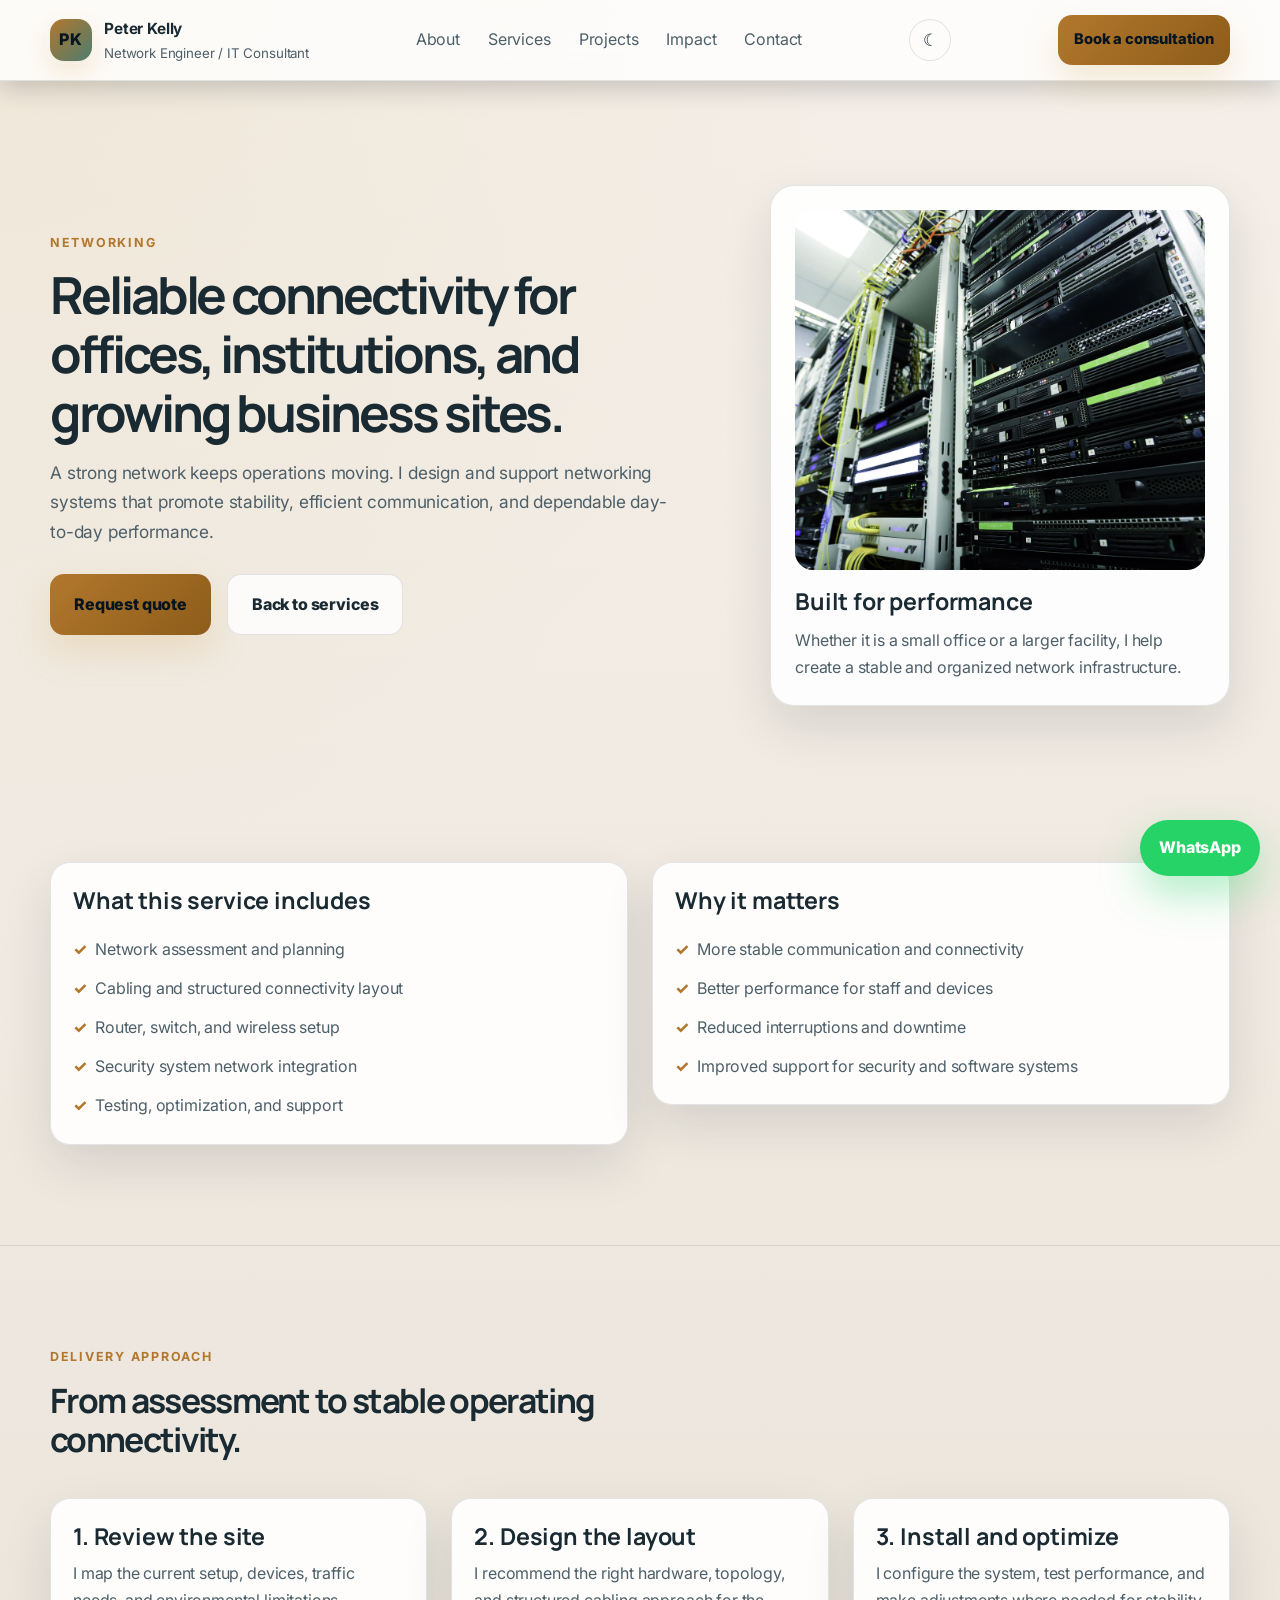
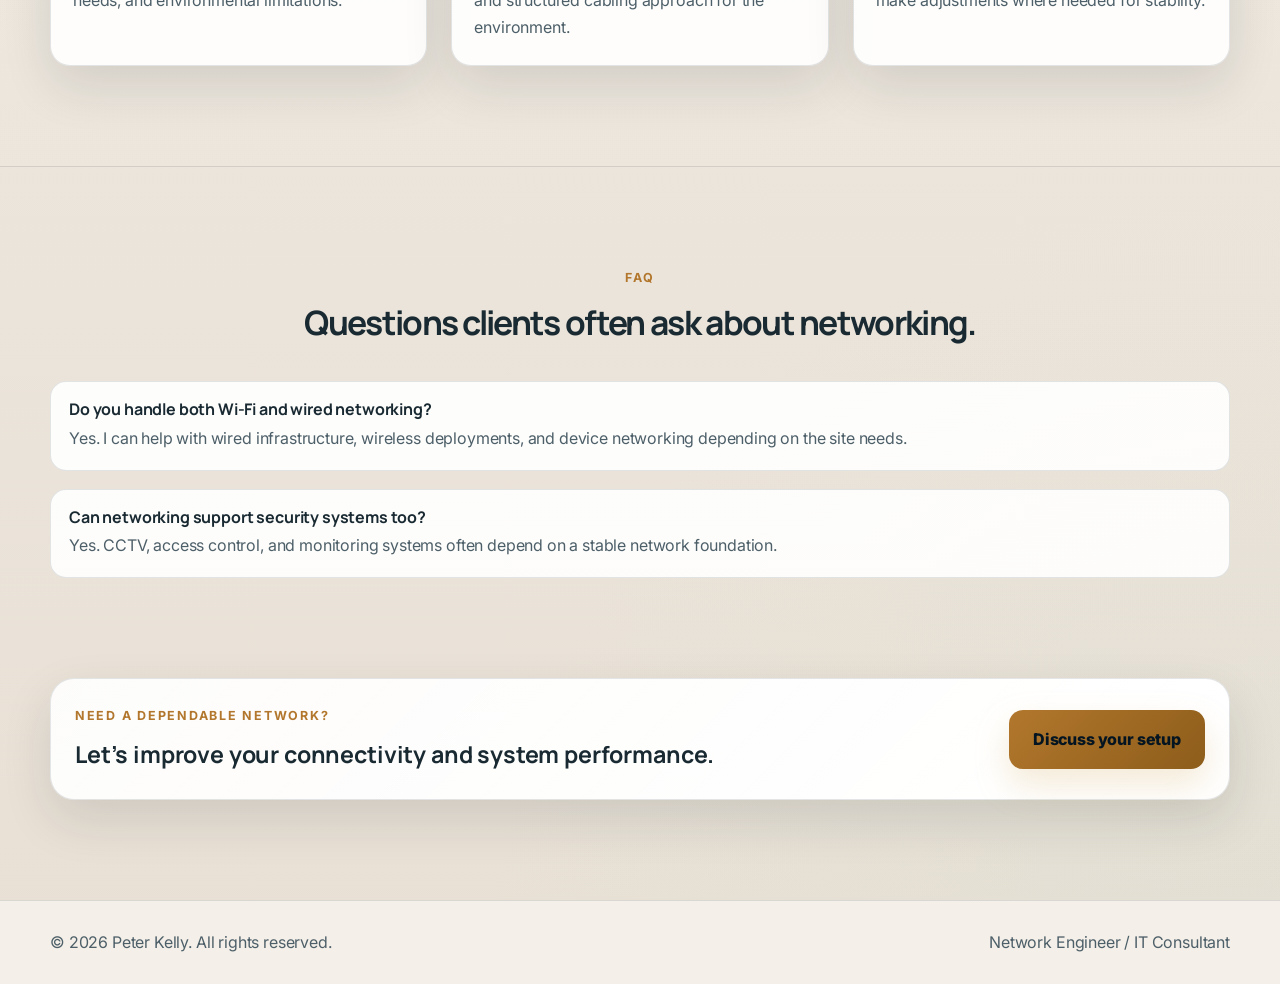
<file: service-networking.html>
<!DOCTYPE html>
<html lang="en">
<head>
    <meta charset="UTF-8">
    <meta name="viewport" content="width=device-width, initial-scale=1.0">
    <meta name="description" content="Networking and infrastructure services by Peter Kelly for reliable data connectivity, office systems, and site installations.">
    <title>Networking | Peter Kelly</title>
    <link rel="preconnect" href="https://fonts.googleapis.com">
    <link rel="preconnect" href="https://fonts.gstatic.com" crossorigin>
    <link href="https://fonts.googleapis.com/css2?family=Inter:wght@400;500;600;700;800&family=Manrope:wght@600;700;800&display=swap" rel="stylesheet">
    <link rel="stylesheet" href="styles.css">
</head>
<body>
    <header class="topbar">
        <div class="container navwrap">
            <div class="brand">
                <span class="brand-mark">PK</span>
                <div>
                    <strong>Peter Kelly</strong>
                    <small>Network Engineer / IT Consultant</small>
                </div>
            </div>
            <nav class="main-nav">
                <a href="about.html">About</a>
                <a href="services.html">Services</a>
                <a href="projects.html">Projects</a>
                <a href="index.html#impact">Impact</a>
                <a href="contact.html">Contact</a>
            </nav>
            <button class="theme-toggle" type="button" aria-label="Toggle theme">
                <span class="theme-toggle__icon">☀</span>
            </button>
            <a class="button button-small" href="contact.html">Book a consultation</a>
        </div>
    </header>

    <main class="page-shell">
        <section class="page-hero">
            <div class="container page-hero-inner">
                <div>
                    <p class="eyebrow">Networking</p>
                    <h1>Reliable connectivity for offices, institutions, and growing business sites.</h1>
                    <p class="lead">
                        A strong network keeps operations moving. I design and support networking systems that promote stability, efficient communication, and dependable day-to-day performance.
                    </p>
                    <div class="cta-row">
                        <a class="button" href="contact.html">Request quote</a>
                        <a class="button button-secondary" href="services.html">Back to services</a>
                    </div>
                </div>
                <div class="page-panel">
                    <img src="images/networking.jpeg" alt="Structured networking setup">
                    <h3>Built for performance</h3>
                    <p>Whether it is a small office or a larger facility, I help create a stable and organized network infrastructure.</p>
                </div>
            </div>
        </section>

        <section class="section">
            <div class="container split-layout">
                <div class="info-box">
                    <h3>What this service includes</h3>
                    <ul class="check-list">
                        <li>Network assessment and planning</li>
                        <li>Cabling and structured connectivity layout</li>
                        <li>Router, switch, and wireless setup</li>
                        <li>Security system network integration</li>
                        <li>Testing, optimization, and support</li>
                    </ul>
                </div>
                <div class="info-box">
                    <h3>Why it matters</h3>
                    <ul class="check-list">
                        <li>More stable communication and connectivity</li>
                        <li>Better performance for staff and devices</li>
                        <li>Reduced interruptions and downtime</li>
                        <li>Improved support for security and software systems</li>
                    </ul>
                </div>
            </div>
        </section>

        <section class="section section-alt">
            <div class="container">
                <div class="section-heading">
                    <p class="eyebrow">Delivery approach</p>
                    <h2>From assessment to stable operating connectivity.</h2>
                </div>
                <div class="section-grid">
                    <article class="feature-card">
                        <h3>1. Review the site</h3>
                        <p>I map the current setup, devices, traffic needs, and environmental limitations.</p>
                    </article>
                    <article class="feature-card">
                        <h3>2. Design the layout</h3>
                        <p>I recommend the right hardware, topology, and structured cabling approach for the environment.</p>
                    </article>
                    <article class="feature-card">
                        <h3>3. Install and optimize</h3>
                        <p>I configure the system, test performance, and make adjustments where needed for stability.</p>
                    </article>
                </div>
            </div>
        </section>

        <section class="section">
            <div class="container">
                <div class="section-heading center">
                    <p class="eyebrow">FAQ</p>
                    <h2>Questions clients often ask about networking.</h2>
                </div>
                <div class="faq-list">
                    <div class="faq-item">
                        <h4>Do you handle both Wi-Fi and wired networking?</h4>
                        <p>Yes. I can help with wired infrastructure, wireless deployments, and device networking depending on the site needs.</p>
                    </div>
                    <div class="faq-item">
                        <h4>Can networking support security systems too?</h4>
                        <p>Yes. CCTV, access control, and monitoring systems often depend on a stable network foundation.</p>
                    </div>
                </div>
            </div>
        </section>

        <div class="container" style="padding-bottom: 100px;">
            <div class="cta-panel">
                <div>
                    <p class="eyebrow">Need a dependable network?</p>
                    <h3>Let’s improve your connectivity and system performance.</h3>
                </div>
                <a class="button" href="contact.html">Discuss your setup</a>
            </div>
        </div>
    </main>

    <footer class="site-footer">
        <div class="container footer-wrap">
            <p>© <span id="year"></span> Peter Kelly. All rights reserved.</p>
            <span>Network Engineer / IT Consultant</span>
        </div>
    </footer>

    <a class="whatsapp-float" href="https://wa.me/255711619768?text=Hello%20Peter%20Kelly%2C%20I%20would%20like%20a%20quote%20for%20your%20services." target="_blank" rel="noreferrer" aria-label="Chat on WhatsApp">WhatsApp</a>
    <script src="app.js"></script>
</body>
</html>
</file>
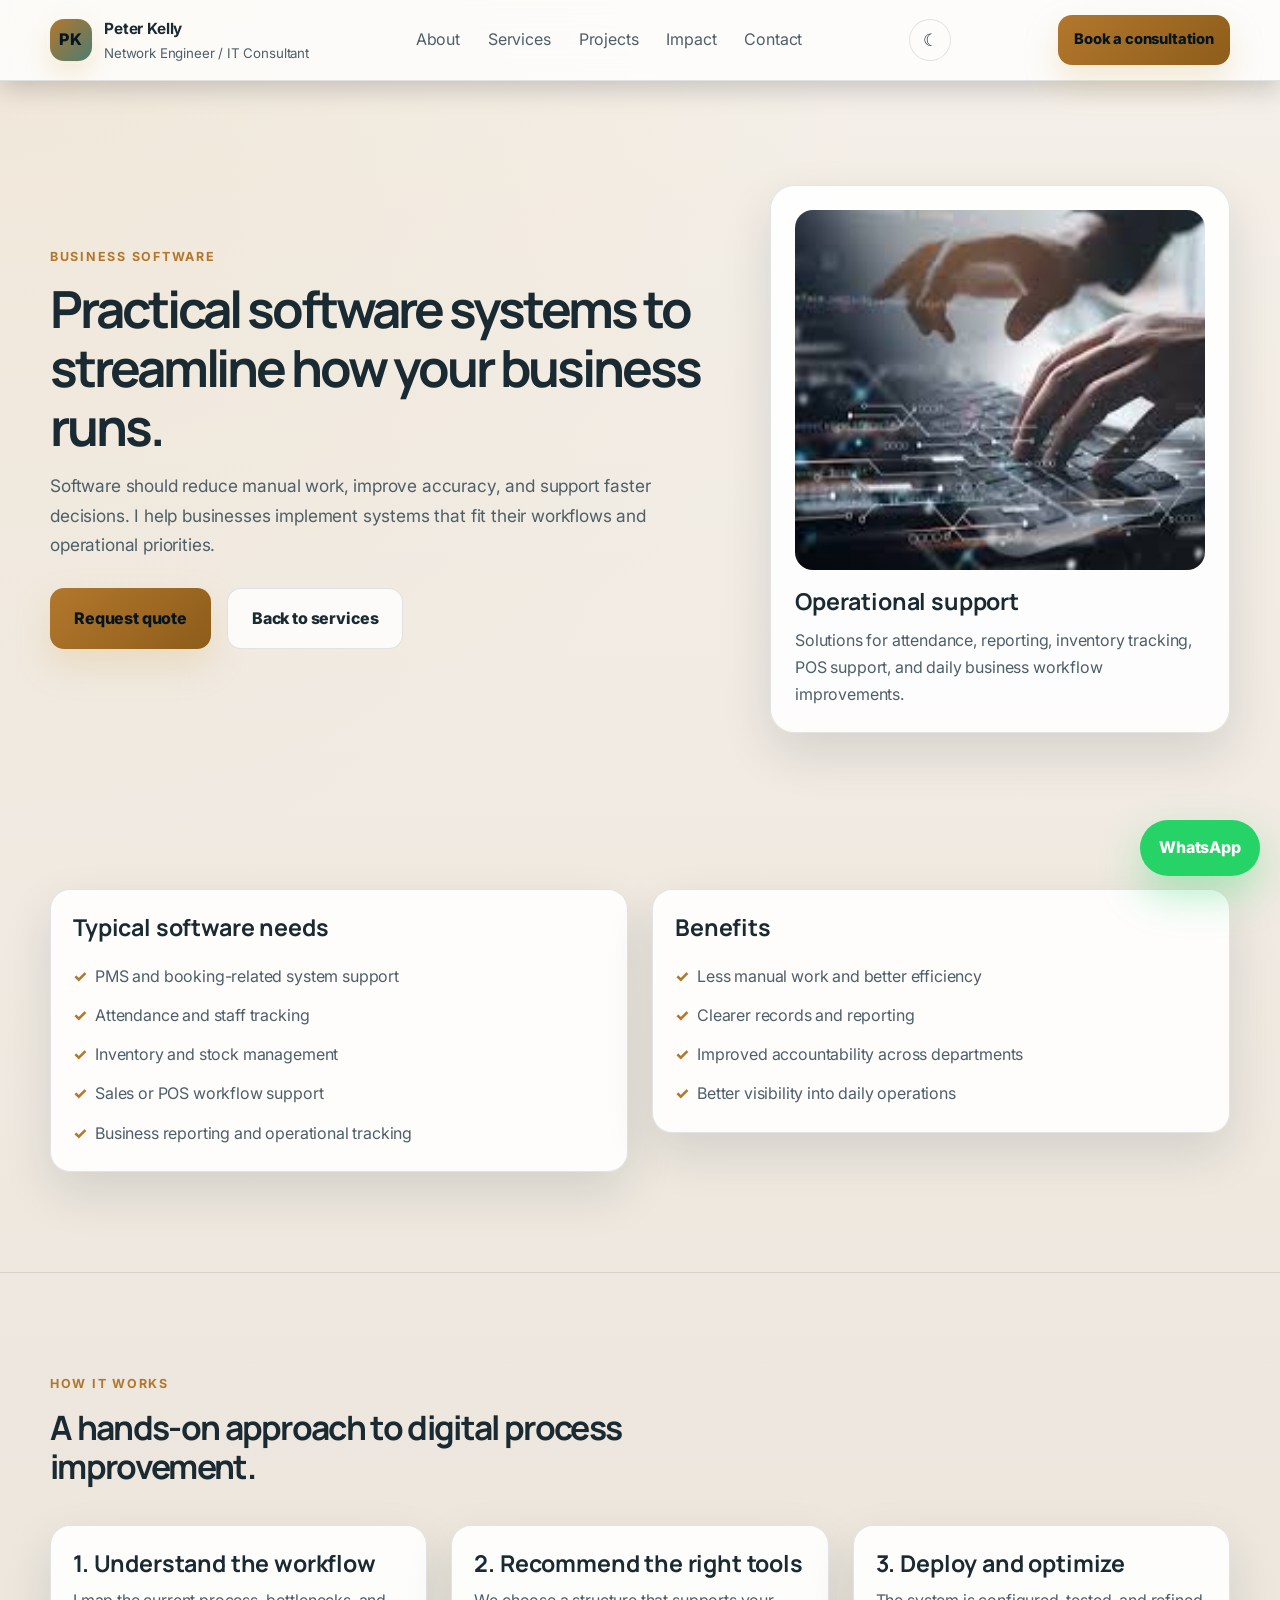
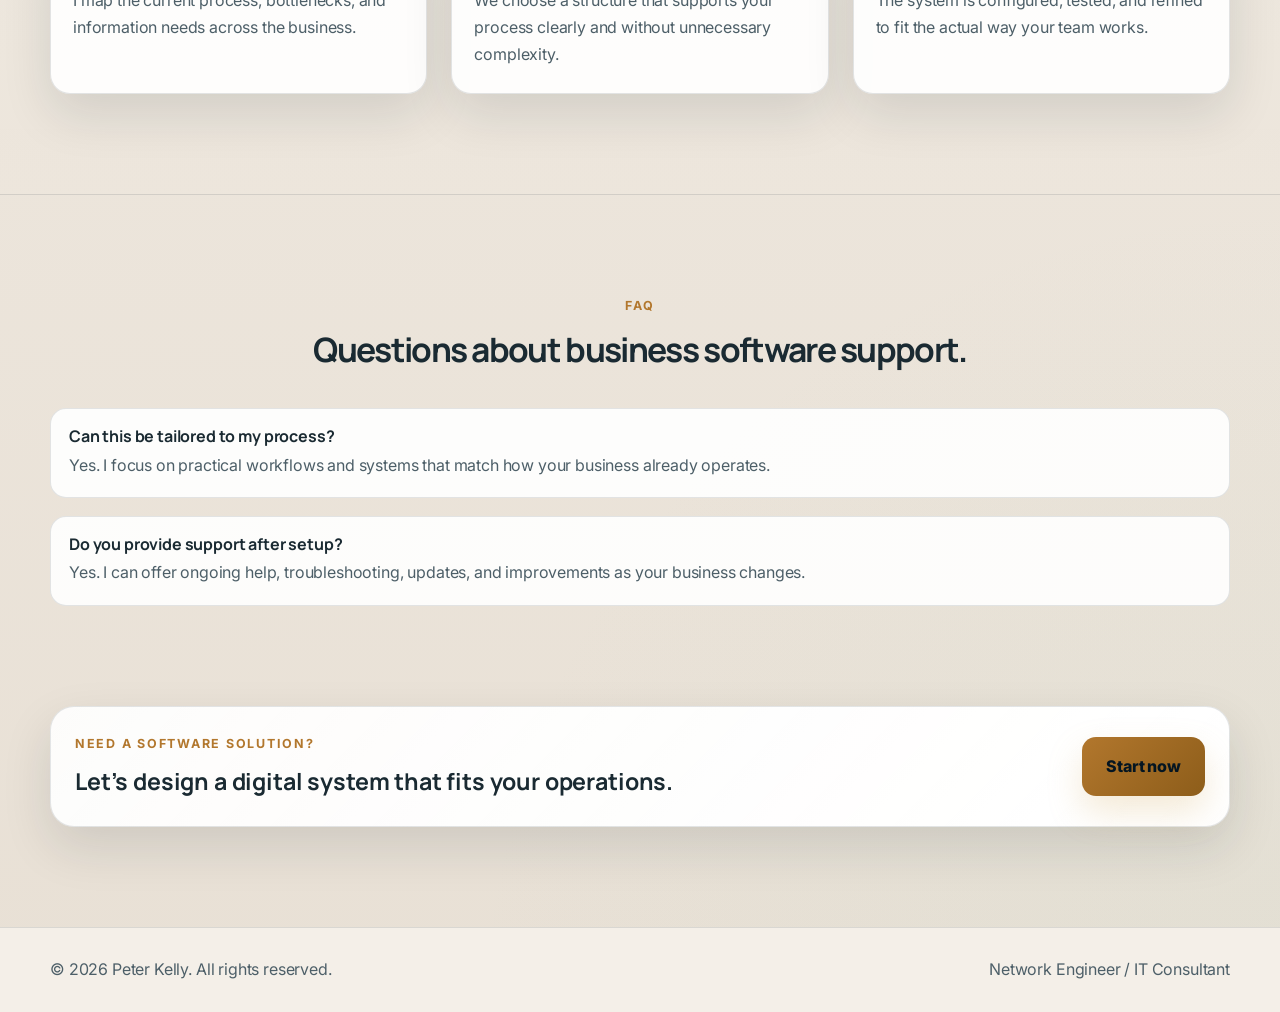
<file: service-software.html>
<!DOCTYPE html>
<html lang="en">
<head>
    <meta charset="UTF-8">
    <meta name="viewport" content="width=device-width, initial-scale=1.0">
    <meta name="description" content="Business software and process automation solutions by Peter Kelly for attendance, reporting, inventory, and efficient operations.">
    <title>Business Software | Peter Kelly</title>
    <link rel="preconnect" href="https://fonts.googleapis.com">
    <link rel="preconnect" href="https://fonts.gstatic.com" crossorigin>
    <link href="https://fonts.googleapis.com/css2?family=Inter:wght@400;500;600;700;800&family=Manrope:wght@600;700;800&display=swap" rel="stylesheet">
    <link rel="stylesheet" href="styles.css">
</head>
<body>
    <header class="topbar">
        <div class="container navwrap">
            <div class="brand">
                <span class="brand-mark">PK</span>
                <div>
                    <strong>Peter Kelly</strong>
                    <small>Network Engineer / IT Consultant</small>
                </div>
            </div>
            <nav class="main-nav">
                <a href="about.html">About</a>
                <a href="services.html">Services</a>
                <a href="projects.html">Projects</a>
                <a href="index.html#impact">Impact</a>
                <a href="contact.html">Contact</a>
            </nav>
            <button class="theme-toggle" type="button" aria-label="Toggle theme">
                <span class="theme-toggle__icon">☀</span>
            </button>
            <a class="button button-small" href="contact.html">Book a consultation</a>
        </div>
    </header>

    <main class="page-shell">
        <section class="page-hero">
            <div class="container page-hero-inner">
                <div>
                    <p class="eyebrow">Business software</p>
                    <h1>Practical software systems to streamline how your business runs.</h1>
                    <p class="lead">
                        Software should reduce manual work, improve accuracy, and support faster decisions. I help businesses implement systems that fit their workflows and operational priorities.
                    </p>
                    <div class="cta-row">
                        <a class="button" href="contact.html">Request quote</a>
                        <a class="button button-secondary" href="services.html">Back to services</a>
                    </div>
                </div>
                <div class="page-panel">
                    <img src="images/software.jfif" alt="Business software systems">
                    <h3>Operational support</h3>
                    <p>Solutions for attendance, reporting, inventory tracking, POS support, and daily business workflow improvements.</p>
                </div>
            </div>
        </section>

        <section class="section">
            <div class="container split-layout">
                <div class="info-box">
                    <h3>Typical software needs</h3>
                    <ul class="check-list">
                        <li>PMS and booking-related system support</li>
                        <li>Attendance and staff tracking</li>
                        <li>Inventory and stock management</li>
                        <li>Sales or POS workflow support</li>
                        <li>Business reporting and operational tracking</li>
                    </ul>
                </div>
                <div class="info-box">
                    <h3>Benefits</h3>
                    <ul class="check-list">
                        <li>Less manual work and better efficiency</li>
                        <li>Clearer records and reporting</li>
                        <li>Improved accountability across departments</li>
                        <li>Better visibility into daily operations</li>
                    </ul>
                </div>
            </div>
        </section>

        <section class="section section-alt">
            <div class="container">
                <div class="section-heading">
                    <p class="eyebrow">How it works</p>
                    <h2>A hands-on approach to digital process improvement.</h2>
                </div>
                <div class="section-grid">
                    <article class="feature-card">
                        <h3>1. Understand the workflow</h3>
                        <p>I map the current process, bottlenecks, and information needs across the business.</p>
                    </article>
                    <article class="feature-card">
                        <h3>2. Recommend the right tools</h3>
                        <p>We choose a structure that supports your process clearly and without unnecessary complexity.</p>
                    </article>
                    <article class="feature-card">
                        <h3>3. Deploy and optimize</h3>
                        <p>The system is configured, tested, and refined to fit the actual way your team works.</p>
                    </article>
                </div>
            </div>
        </section>

        <section class="section">
            <div class="container">
                <div class="section-heading center">
                    <p class="eyebrow">FAQ</p>
                    <h2>Questions about business software support.</h2>
                </div>
                <div class="faq-list">
                    <div class="faq-item">
                        <h4>Can this be tailored to my process?</h4>
                        <p>Yes. I focus on practical workflows and systems that match how your business already operates.</p>
                    </div>
                    <div class="faq-item">
                        <h4>Do you provide support after setup?</h4>
                        <p>Yes. I can offer ongoing help, troubleshooting, updates, and improvements as your business changes.</p>
                    </div>
                </div>
            </div>
        </section>

        <div class="container" style="padding-bottom: 100px;">
            <div class="cta-panel">
                <div>
                    <p class="eyebrow">Need a software solution?</p>
                    <h3>Let’s design a digital system that fits your operations.</h3>
                </div>
                <a class="button" href="contact.html">Start now</a>
            </div>
        </div>
    </main>

    <footer class="site-footer">
        <div class="container footer-wrap">
            <p>© <span id="year"></span> Peter Kelly. All rights reserved.</p>
            <span>Network Engineer / IT Consultant</span>
        </div>
    </footer>

    <a class="whatsapp-float" href="https://wa.me/255711619768?text=Hello%20Peter%20Kelly%2C%20I%20would%20like%20a%20quote%20for%20your%20services." target="_blank" rel="noreferrer" aria-label="Chat on WhatsApp">WhatsApp</a>
    <script src="app.js"></script>
</body>
</html>
</file>
<file: styles.css>
:root {
    --bg: #0e1b24;
    --bg-alt: #152f3a;
    --panel: rgba(18, 31, 38, 0.9);
    --panel-strong: #1b3039;
    --surface: #f4efe8;
    --text: #f7f2eb;
    --muted: #d9d0c5;
    --primary: #d8b36e;
    --primary-strong: #be8b3d;
    --accent: #9ecdb8;
    --border: rgba(216, 179, 110, 0.18);
    --shadow: 0 24px 64px rgba(7, 15, 18, 0.38);
}

body[data-theme="light"] {
    --bg: #f4efe8;
    --bg-alt: #e8e0d5;
    --panel: rgba(255, 255, 255, 0.9);
    --panel-strong: #fff;
    --surface: #fff;
    --text: #1a2a32;
    --muted: #4d5f68;
    --primary: #b2772d;
    --primary-strong: #8d5d1a;
    --accent: #4d7d70;
    --border: rgba(26, 42, 50, 0.12);
    --shadow: 0 20px 50px rgba(20, 31, 38, 0.12);
    color-scheme: light;
}

* {
    box-sizing: border-box;
    margin: 0;
    padding: 0;
}

html {
    scroll-behavior: smooth;
}

body {
    font-family: 'Inter', sans-serif;
    background:
        radial-gradient(circle at top left, rgba(216, 179, 110, 0.12), transparent 30%),
        radial-gradient(circle at bottom right, rgba(158, 205, 184, 0.08), transparent 28%),
        linear-gradient(180deg, var(--bg) 0%, var(--bg-alt) 100%);
    color: var(--text);
    line-height: 1.7;
    letter-spacing: -0.01em;
    color-scheme: dark;
}

img {
    max-width: 100%;
    display: block;
}

::selection {
    background: rgba(216, 179, 110, 0.25);
    color: var(--text);
}

a {
    color: inherit;
    text-decoration: none;
}

button, input, select, textarea {
    font: inherit;
}

.container {
    width: min(1180px, calc(100% - 32px));
    margin: 0 auto;
}

.section {
    padding: 100px 0;
    position: relative;
}

.section-alt {
    background: linear-gradient(180deg, rgba(255,255,255,0.015), rgba(255,255,255,0.03));
    border-top: 1px solid var(--border);
    border-bottom: 1px solid var(--border);
}

.section-heading {
    margin-bottom: 40px;
    max-width: 720px;
}

.section-heading.center {
    margin-left: auto;
    margin-right: auto;
    text-align: center;
}

.section-heading.left {
    max-width: 430px;
}

.eyebrow {
    color: var(--primary);
    text-transform: uppercase;
    letter-spacing: 0.14em;
    font-size: 0.78rem;
    font-weight: 700;
    margin-bottom: 14px;
}

h1, h2, h3, h4 {
    color: var(--text);
    line-height: 1.15;
    font-family: 'Manrope', sans-serif;
    margin-bottom: 12px;
}

h1 {
    font-size: clamp(2.8rem, 4vw, 4.7rem);
    letter-spacing: -0.06em;
}

h2 {
    font-size: clamp(2.1rem, 2.5vw, 3.2rem);
    letter-spacing: -0.05em;
}

h3 {
    font-size: 1.45rem;
}

p {
    color: var(--muted);
}

.topbar {
    position: sticky;
    top: 0;
    z-index: 30;
    backdrop-filter: blur(18px);
    background: rgba(11, 20, 27, 0.82);
    border-bottom: 1px solid var(--border);
    box-shadow: 0 8px 24px rgba(2, 8, 17, 0.18);
}

body[data-theme="light"] .topbar {
    background: rgba(255, 255, 255, 0.8);
}

.navwrap {
    display: flex;
    align-items: center;
    justify-content: space-between;
    min-height: 80px;
    gap: 24px;
}

.brand {
    display: flex;
    align-items: center;
    gap: 12px;
}

.brand-mark {
    position: relative;
    width: 42px;
    height: 42px;
    display: grid;
    place-items: center;
    border-radius: 14px;
    background: linear-gradient(135deg, var(--primary), var(--accent));
    color: #06151f;
    font-weight: 800;
    box-shadow: 0 10px 26px rgba(216, 179, 110, 0.3);
    letter-spacing: 0.08em;
}

.brand-mark::after {
    content: "";
    position: absolute;
    inset: -3px;
    border-radius: 16px;
    border: 1px solid rgba(255,255,255,0.28);
}

.brand strong {
    display: block;
    font-size: 0.96rem;
}

.brand small {
    color: var(--muted);
    display: block;
}

.brand-company,
.mini-company {
    color: var(--primary);
    font-size: 0.72rem;
    letter-spacing: 0.08em;
    text-transform: uppercase;
}

.main-nav {
    display: flex;
    align-items: center;
    gap: 28px;
    color: var(--muted);
}

.main-nav a {
    transition: color 0.2s ease;
}

.main-nav a:hover {
    color: var(--text);
}

.button {
    display: inline-flex;
    align-items: center;
    justify-content: center;
    border: none;
    border-radius: 14px;
    background: linear-gradient(135deg, var(--primary), var(--primary-strong));
    color: #041521;
    font-weight: 800;
    padding: 1rem 1.5rem;
    cursor: pointer;
    transition: transform 0.2s ease, box-shadow 0.2s ease, filter 0.2s ease;
    box-shadow: 0 16px 34px rgba(216, 179, 110, 0.28);
}

.theme-toggle {
    border: 1px solid var(--border);
    background: rgba(255, 255, 255, 0.04);
    color: var(--text);
    width: 42px;
    height: 42px;
    border-radius: 50%;
    display: grid;
    place-items: center;
    cursor: pointer;
    transition: transform 0.2s ease, border-color 0.2s ease;
}

.theme-toggle:hover {
    transform: translateY(-2px);
    border-color: rgba(216, 179, 110, 0.5);
}

.theme-toggle__icon {
    font-size: 1.05rem;
    line-height: 1;
}

.whatsapp-float {
    position: fixed;
    right: 20px;
    bottom: 24px;
    z-index: 60;
    background: #25d366;
    color: #fff;
    border-radius: 999px;
    padding: 0.9rem 1.2rem;
    font-weight: 800;
    box-shadow: 0 18px 40px rgba(37, 211, 102, 0.35);
    transition: transform 0.2s ease, box-shadow 0.2s ease;
}

.whatsapp-float:hover {
    transform: translateY(-3px);
    box-shadow: 0 22px 42px rgba(37, 211, 102, 0.45);
}

.button:hover {
    transform: translateY(-2px);
    filter: brightness(1.04);
}

.button-small {
    padding: 0.75rem 1rem;
    font-size: 0.92rem;
}

.button-secondary {
    background: var(--panel);
    border: 1px solid var(--border);
    box-shadow: none;
    color: var(--text);
}

body[data-theme="light"] .button-secondary {
    background: rgba(255, 255, 255, 0.8);
}

.hero {
    padding: 110px 0 90px;
    position: relative;
    overflow: hidden;
}

.hero::before {
    content: "";
    position: absolute;
    inset: 0;
    background:
        radial-gradient(circle at top right, rgba(216, 179, 110, 0.18), transparent 32%),
        radial-gradient(circle at bottom left, rgba(158, 205, 184, 0.12), transparent 24%),
        linear-gradient(135deg, rgba(216, 179, 110, 0.04), transparent 50%);
    pointer-events: none;
}

.hero-grid {
    position: relative;
    display: grid;
    grid-template-columns: 1.2fr 0.8fr;
    align-items: center;
    gap: 48px;
}

.lead {
    max-width: 620px;
    font-size: 1.08rem;
    margin: 22px 0 28px;
}

.hero-tagline {
    margin-top: 18px;
    font-size: 0.8rem;
    font-weight: 800;
    letter-spacing: 0.12em;
    text-transform: uppercase;
    color: var(--primary);
}

.cta-row {
    display: flex;
    flex-wrap: wrap;
    gap: 16px;
    margin-bottom: 24px;
}

.quick-facts {
    display: flex;
    flex-wrap: wrap;
    gap: 18px;
    list-style: none;
    color: var(--muted);
    font-size: 0.92rem;
}

.quick-facts li {
    position: relative;
    padding-left: 18px;
}

.quick-facts li::before {
    content: "•";
    position: absolute;
    left: 0;
    color: var(--primary);
}

.hero-panel {
    display: flex;
    justify-content: center;
}

.profile-card {
    width: min(100%, 440px);
    background: linear-gradient(180deg, var(--panel), var(--panel-strong));
    border: 1px solid var(--border);
    border-radius: 28px;
    box-shadow: var(--shadow);
    padding: 28px;
    position: relative;
    overflow: hidden;
}

.profile-card::before {
    content: "";
    position: absolute;
    inset: 0;
    background: linear-gradient(135deg, rgba(216, 179, 110, 0.08), transparent 45%, rgba(158, 205, 184, 0.05));
    pointer-events: none;
}

.profile-photo {
    width: 100%;
    height: 420px;
    object-fit: cover;
    border-radius: 18px;
    margin-bottom: 18px;
    border: 1px solid rgba(255,255,255,0.08);
    box-shadow: 0 18px 38px rgba(4, 10, 17, 0.45);
}

.profile-badge {
    display: inline-flex;
    align-items: center;
    padding: 0.5rem 0.8rem;
    border-radius: 999px;
    background: rgba(216, 179, 110, 0.12);
    color: var(--primary);
    font-size: 0.8rem;
    font-weight: 700;
    margin-bottom: 12px;
}

.profile-details p {
    color: var(--muted);
    margin: 0;
}

.about-grid {
    display: grid;
    grid-template-columns: 1.2fr 0.8fr;
    gap: 32px;
    align-items: start;
}

.about-copy {
    display: grid;
    gap: 18px;
}

.mini-stats {
    display: flex;
    flex-wrap: wrap;
    gap: 22px;
    margin-top: 8px;
}

.mini-stats div {
    flex: 1 1 170px;
    border: 1px solid var(--border);
    border-radius: 18px;
    background: var(--panel);
    padding: 18px 18px 16px;
}

.mini-stats strong {
    display: block;
    color: var(--primary);
    font-size: 1.9rem;
    margin-bottom: 8px;
}

.mini-stats span {
    color: var(--muted);
    font-size: 0.92rem;
}

.about-panel {
    border: 1px solid var(--border);
    border-radius: 22px;
    background: var(--panel);
    padding: 26px 24px;
    box-shadow: var(--shadow);
}

.about-panel ul {
    list-style: none;
    display: grid;
    gap: 12px;
    padding-top: 12px;
}

.about-panel li {
    color: var(--muted);
    position: relative;
    padding-left: 20px;
}

.about-panel li::before {
    content: "";
    position: absolute;
    left: 0;
    top: 11px;
    width: 8px;
    height: 8px;
    border-radius: 50%;
    background: var(--primary);
}

.service-grid {
    display: grid;
    grid-template-columns: repeat(3, minmax(0, 1fr));
    gap: 24px;
}

.service-card {
    background: var(--panel);
    border: 1px solid var(--border);
    border-radius: 22px;
    overflow: hidden;
    cursor: pointer;
    transition: transform 0.25s ease, border-color 0.25s ease, box-shadow 0.25s ease;
    box-shadow: var(--shadow);
}

.service-card:hover {
    transform: translateY(-8px);
    border-color: rgba(216, 179, 110, 0.6);
    box-shadow: 0 26px 60px rgba(2, 12, 20, 0.5);
}

.service-card img {
    width: 100%;
    height: 220px;
    object-fit: cover;
    border-bottom: 1px solid rgba(255,255,255,0.05);
}

.service-body {
    padding: 22px 20px 24px;
}

.pill {
    display: inline-flex;
    font-size: 0.75rem;
    letter-spacing: 0.08em;
    text-transform: uppercase;
    color: var(--primary);
    background: rgba(216, 179, 110, 0.1);
    padding: 0.4rem 0.65rem;
    border-radius: 999px;
    margin-bottom: 10px;
    font-weight: 700;
}

.service-body h3 {
    margin-bottom: 10px;
}

.pricing-grid {
    display: grid;
    grid-template-columns: repeat(3, minmax(0, 1fr));
    gap: 22px;
}

.price-card {
    background: var(--panel);
    border: 1px solid var(--border);
    border-radius: 22px;
    padding: 26px 22px;
    box-shadow: var(--shadow);
    display: flex;
    flex-direction: column;
    gap: 18px;
}

.price-card.featured-plan {
    background: linear-gradient(180deg, rgba(18, 42, 59, 0.98), rgba(12, 27, 39, 0.98));
    border-color: rgba(102, 217, 255, 0.45);
    transform: translateY(-4px);
}

.price-tag {
    display: inline-flex;
    align-self: flex-start;
    background: rgba(216, 179, 110, 0.12);
    color: var(--primary);
    font-size: 0.72rem;
    font-weight: 700;
    letter-spacing: 0.08em;
    text-transform: uppercase;
    border-radius: 999px;
    padding: 0.45rem 0.7rem;
}

.price {
    color: var(--primary);
    font-size: 2rem;
    font-weight: 800;
    letter-spacing: -0.05em;
}

.price-card ul {
    list-style: none;
    display: grid;
    gap: 10px;
    color: var(--muted);
    margin-bottom: 8px;
}

.price-card li::before {
    content: "•";
    color: var(--primary);
    margin-right: 8px;
}

.catalog-toolbar {
    display: flex;
    flex-wrap: wrap;
    gap: 12px;
    justify-content: center;
    margin: 0 auto 26px;
}

.filter-btn {
    border: 1px solid var(--border);
    background: var(--panel);
    color: var(--text);
    border-radius: 999px;
    padding: 0.7rem 1rem;
    font-weight: 700;
    cursor: pointer;
    transition: all 0.2s ease;
}

.asset-card {
    cursor: pointer;
}

.filter-btn.active,
.filter-btn:hover {
    background: linear-gradient(135deg, var(--primary), var(--primary-strong));
    color: #041521;
    border-color: transparent;
}

.asset-gallery {
    display: grid;
    grid-template-columns: repeat(3, minmax(0, 1fr));
    gap: 20px;
}

.asset-card {
    background: var(--panel);
    border: 1px solid var(--border);
    border-radius: 18px;
    overflow: hidden;
    box-shadow: var(--shadow);
    transition: transform 0.2s ease, border-color 0.2s ease, box-shadow 0.2s ease;
}

.asset-card:hover {
    transform: translateY(-4px);
    border-color: rgba(216, 179, 110, 0.45);
    box-shadow: 0 18px 42px rgba(2, 12, 20, 0.35);
}

.asset-card img {
    width: 100%;
    height: 220px;
    object-fit: cover;
    display: block;
    border-bottom: 1px solid rgba(255,255,255,0.05);
}

.asset-copy {
    padding: 18px 18px 20px;
}

.asset-type {
    display: inline-flex;
    font-size: 0.69rem;
    letter-spacing: 0.08em;
    text-transform: uppercase;
    color: var(--primary);
    background: rgba(216, 179, 110, 0.1);
    border-radius: 999px;
    padding: 0.35rem 0.6rem;
    margin-bottom: 10px;
    font-weight: 700;
}

.asset-copy h3 {
    font-size: 1.2rem;
    margin-bottom: 8px;
}

.asset-copy p {
    color: var(--muted);
    margin-bottom: 12px;
}

.spec-table {
    border-top: 1px solid rgba(255,255,255,0.08);
    padding-top: 12px;
    display: grid;
    gap: 8px;
}

.spec-row {
    display: grid;
    grid-template-columns: 86px 1fr;
    gap: 10px;
    align-items: center;
    font-size: 0.8rem;
}

.spec-row span {
    color: var(--muted);
}

.spec-row strong {
    color: var(--text);
    font-weight: 700;
}

.testimonial-grid {
    display: grid;
    grid-template-columns: repeat(3, minmax(0, 1fr));
    gap: 22px;
}

.testimonial-card {
    background: var(--panel);
    border: 1px solid var(--border);
    border-radius: 20px;
    padding: 22px 20px;
    box-shadow: var(--shadow);
    border-left: 2px solid rgba(216, 179, 110, 0.6);
}

.testimonial-card p {
    margin-bottom: 16px;
    font-size: 1.02rem;
}

.testimonial-card footer {
    color: var(--primary);
    font-weight: 700;
}

.video-showcase {
    display: grid;
    grid-template-columns: repeat(3, minmax(0, 1fr));
    gap: 24px;
}

.video-card {
    background: var(--panel);
    border: 1px solid var(--border);
    border-radius: 22px;
    overflow: hidden;
    box-shadow: var(--shadow);
}

.video-frame {
    width: 100%;
    height: 260px;
    display: block;
    background: #020b13;
    object-fit: cover;
}

.video-body {
    padding: 22px 20px 24px;
}

.module-grid {
    display: grid;
    grid-template-columns: repeat(3, minmax(0, 1fr));
    gap: 22px;
}

.info-card {
    background: var(--panel);
    border: 1px solid var(--border);
    border-radius: 20px;
    padding: 22px 20px;
    box-shadow: var(--shadow);
}

.info-card h3 {
    margin-bottom: 10px;
}

.impact-grid {
    display: grid;
    grid-template-columns: repeat(4, minmax(0, 1fr));
    gap: 22px;
}

.stat-card {
    background: var(--panel);
    border: 1px solid var(--border);
    border-radius: 20px;
    padding: 26px 20px;
    box-shadow: var(--shadow);
}

.stat-card h3 {
    color: var(--primary);
    font-size: clamp(2.2rem, 3vw, 3rem);
    margin-bottom: 6px;
}

.process-grid {
    display: grid;
    grid-template-columns: 0.8fr 1.2fr;
    gap: 32px;
    align-items: start;
}

.process-steps {
    display: grid;
    grid-template-columns: repeat(2, minmax(0, 1fr));
    gap: 18px;
}

.step {
    background: var(--panel);
    border: 1px solid var(--border);
    border-radius: 20px;
    padding: 22px 20px;
}

.step span {
    display: inline-block;
    font-size: 0.8rem;
    font-weight: 800;
    letter-spacing: 0.08em;
    color: var(--accent);
    margin-bottom: 10px;
}

.request-section {
    background: linear-gradient(180deg, rgba(11, 20, 27, 0.95), rgba(17, 32, 38, 1));
}

body[data-theme="light"] .request-section {
    background: linear-gradient(180deg, rgba(244, 239, 232, 1), rgba(232, 224, 213, 1));
}

.request-wrap {
    display: grid;
    grid-template-columns: 0.9fr 1.1fr;
    gap: 32px;
    align-items: center;
}

.contact-list {
    display: grid;
    gap: 18px;
    margin-top: 28px;
}

.contact-list a {
    display: block;
    color: var(--primary);
    margin-top: 4px;
}

.contact-form {
    background: var(--panel);
    border: 1px solid var(--border);
    border-radius: 24px;
    padding: 26px;
    box-shadow: var(--shadow);
    display: grid;
    gap: 16px;
}

.contact-form input,
.contact-form select,
.contact-form textarea {
    width: 100%;
    background: var(--panel-strong);
    border: 1px solid var(--border);
    border-radius: 12px;
    padding: 0.95rem 1rem;
    color: var(--text);
    transition: border-color 0.2s ease, box-shadow 0.2s ease;
}

body[data-theme="light"] .contact-form input,
body[data-theme="light"] .contact-form select,
body[data-theme="light"] .contact-form textarea {
    background: #f6f2ed;
}

.contact-form input:focus,
.contact-form select:focus,
.contact-form textarea:focus {
    outline: none;
    border-color: rgba(216, 179, 110, 0.7);
    box-shadow: 0 0 0 4px rgba(216, 179, 110, 0.12);
}

.contact-form input::placeholder,
.contact-form textarea::placeholder {
    color: var(--muted);
}

.contact-form textarea {
    resize: vertical;
    min-height: 140px;
}

.site-footer {
    border-top: 1px solid var(--border);
    background: var(--bg);
    padding: 28px 0;
}

.footer-wrap {
    display: flex;
    justify-content: space-between;
    align-items: center;
    gap: 20px;
    color: var(--muted);
}

.footer-wrap a {
    color: var(--primary);
}

.modal {
    display: none;
    position: fixed;
    inset: 0;
    z-index: 100;
    background: rgba(3, 7, 12, 0.8);
    backdrop-filter: blur(6px);
    padding: 24px;
}

.modal-content {
    width: min(920px, 100%);
    margin: 6vh auto;
    background: var(--panel);
    border: 1px solid var(--border);
    border-radius: 24px;
    padding: 24px;
    position: relative;
    box-shadow: var(--shadow);
    animation: fadeIn 0.25s ease;
}

.modal-toolbar {
    display: flex;
    align-items: center;
    justify-content: space-between;
    gap: 16px;
    margin-bottom: 14px;
}

.modal-back,
.close {
    background: transparent;
    border: 1px solid var(--border);
    color: var(--text);
    border-radius: 999px;
    cursor: pointer;
    transition: all 0.2s ease;
}

.modal-back {
    padding: 0.45rem 0.8rem;
    font-size: 0.8rem;
    font-weight: 700;
}

.close {
    width: 40px;
    height: 40px;
    font-size: 1.8rem;
    line-height: 1;
    display: grid;
    place-items: center;
}

.modal-back:hover,
.close:hover {
    border-color: rgba(216, 179, 110, 0.5);
    background: rgba(216, 179, 110, 0.06);
}

.modal-gallery {
    display: grid;
    grid-template-columns: 1fr;
    gap: 16px;
    margin-top: 18px;
}

.modal-gallery img {
    width: 100%;
    max-height: 70vh;
    object-fit: contain;
    border-radius: 14px;
    background: rgba(2, 8, 12, 0.4);
}

@keyframes fadeIn {
    from {
        opacity: 0;
        transform: translateY(12px);
    }
    to {
        opacity: 1;
        transform: translateY(0);
    }
}

@media (max-width: 980px) {
    .hero-grid,
    .about-grid,
    .process-grid,
    .request-wrap,
    .service-grid,
    .impact-grid,
    .module-grid,
    .video-showcase,
    .pricing-grid,
    .testimonial-grid,
    .asset-gallery {
        grid-template-columns: 1fr 1fr;
    }

    .service-grid,
    .module-grid,
    .video-showcase,
    .pricing-grid,
    .testimonial-grid,
    .asset-gallery {
        grid-template-columns: repeat(2, minmax(0, 1fr));
    }

    .impact-grid {
        grid-template-columns: repeat(2, minmax(0, 1fr));
    }

    .request-wrap,
    .process-grid,
    .about-grid,
    .hero-grid,
    .module-grid,
    .video-showcase,
    .pricing-grid,
    .testimonial-grid,
    .asset-gallery {
        grid-template-columns: 1fr;
    }

    .main-nav {
        display: none;
    }
}

@media (max-width: 600px) {
    .section {
        padding: 80px 0;
    }

    .service-grid,
    .impact-grid,
    .process-steps,
    .module-grid,
    .video-showcase,
    .pricing-grid,
    .testimonial-grid,
    .asset-gallery {
        grid-template-columns: 1fr;
    }

    .cta-row {
        flex-direction: column;
    }

    .button,
    .button-small {
        width: 100%;
    }

    .footer-wrap {
        flex-direction: column;
        text-align: center;
    }
}

.page-shell {
    padding-top: 24px;
}

.page-hero {
    padding: 80px 0 56px;
}

.page-hero-inner {
    display: grid;
    grid-template-columns: 1.2fr 0.8fr;
    gap: 30px;
    align-items: center;
}

.page-hero .eyebrow {
    margin-bottom: 12px;
}

.page-hero h1 {
    font-size: clamp(2.4rem, 4vw, 4rem);
    margin-bottom: 16px;
}

.page-hero .lead {
    margin-top: 0;
}

.page-panel {
    background: var(--panel);
    border: 1px solid var(--border);
    border-radius: 24px;
    box-shadow: var(--shadow);
    padding: 24px;
}

.page-panel img {
    border-radius: 18px;
    height: 360px;
    width: 100%;
    object-fit: cover;
    margin-bottom: 18px;
}

.page-panel .meta {
    display: flex;
    gap: 12px;
    flex-wrap: wrap;
    margin-top: 12px;
}

.page-panel .meta span {
    display: inline-flex;
    background: rgba(216, 179, 110, 0.1);
    color: var(--primary);
    border-radius: 999px;
    padding: 0.4rem 0.75rem;
    font-size: 0.74rem;
    font-weight: 700;
    letter-spacing: 0.05em;
    text-transform: uppercase;
}

.section-grid {
    display: grid;
    grid-template-columns: repeat(3, minmax(0, 1fr));
    gap: 24px;
}

.feature-card,
.case-card,
.info-box,
.contact-panel,
.stat-box,
.service-detail {
    background: var(--panel);
    border: 1px solid var(--border);
    border-radius: 20px;
    padding: 24px 22px;
    box-shadow: var(--shadow);
}

.feature-card h3,
.case-card h3,
.info-box h3,
.contact-panel h3,
.stat-box h3,
.service-detail h3 {
    margin-bottom: 10px;
}

.check-list,
.feature-list,
.value-list {
    list-style: none;
    display: grid;
    gap: 12px;
    padding-top: 12px;
}

.check-list li,
.feature-list li,
.value-list li {
    position: relative;
    padding-left: 22px;
    color: var(--muted);
}

.check-list li::before,
.feature-list li::before,
.value-list li::before {
    content: "✓";
    position: absolute;
    left: 0;
    top: 0;
    color: var(--primary);
    font-weight: 800;
}

.split-layout {
    display: grid;
    grid-template-columns: 1fr 1fr;
    gap: 24px;
    align-items: start;
}

.brand-strip {
    display: flex;
    flex-wrap: wrap;
    gap: 12px;
    margin-top: 20px;
}

.brand-strip span {
    background: rgba(216, 179, 110, 0.08);
    border: 1px solid rgba(216, 179, 110, 0.16);
    color: var(--primary);
    border-radius: 999px;
    padding: 0.6rem 0.9rem;
    font-size: 0.82rem;
    font-weight: 700;
}

.co-branding {
    margin-top: 22px;
    border-top: 1px solid var(--border);
    padding-top: 18px;
}

.co-branding-trigger {
    width: 100%;
    border: 1px solid var(--border);
    background: transparent;
    border-radius: 18px;
    padding: 0;
    overflow: hidden;
    cursor: pointer;
    margin-bottom: 14px;
    transition: transform 0.2s ease, box-shadow 0.2s ease, border-color 0.2s ease;
}

.co-branding-trigger:hover {
    transform: translateY(-2px);
    border-color: rgba(216, 179, 110, 0.5);
    box-shadow: var(--shadow);
}

.co-branding-trigger img {
    display: block;
    width: 100%;
    height: 280px;
    object-fit: cover;
}

.co-branding h4 {
    margin-bottom: 8px;
}


.cta-panel {
    display: flex;
    align-items: center;
    justify-content: space-between;
    gap: 20px;
    background: linear-gradient(135deg, var(--panel), var(--panel-strong));
    border: 1px solid var(--border);
    border-radius: 24px;
    padding: 26px 24px;
    box-shadow: var(--shadow);
}

.cta-panel h3 {
    margin-bottom: 6px;
}

.service-list {
    display: grid;
    grid-template-columns: repeat(2, minmax(0, 1fr));
    gap: 20px;
}

.service-detail {
    display: grid;
    gap: 14px;
}

.service-detail img {
    width: 100%;
    height: 210px;
    object-fit: cover;
    border-radius: 14px;
}

.case-grid {
    display: grid;
    grid-template-columns: repeat(2, minmax(0, 1fr));
    gap: 24px;
}

.case-card {
    overflow: hidden;
    padding: 0;
}

.case-card img {
    width: 100%;
    height: 240px;
    object-fit: cover;
    display: block;
}

.case-card .body {
    padding: 22px 20px 24px;
}

.case-card .tag {
    display: inline-flex;
    margin-bottom: 10px;
    color: var(--primary);
    background: rgba(216, 179, 110, 0.08);
    border-radius: 999px;
    padding: 0.45rem 0.7rem;
    font-size: 0.72rem;
    font-weight: 700;
    text-transform: uppercase;
    letter-spacing: 0.08em;
}

.contact-grid {
    display: grid;
    grid-template-columns: 0.9fr 1.1fr;
    gap: 32px;
    align-items: start;
}

.contact-panel {
    display: grid;
    gap: 18px;
}

.contact-items {
    display: grid;
    gap: 12px;
}

.contact-items a,
.contact-items span {
    color: var(--muted);
}

.contact-items strong {
    display: block;
    color: var(--text);
    margin-bottom: 2px;
}

.faq-list {
    display: grid;
    gap: 18px;
}

.faq-item {
    background: var(--panel);
    border: 1px solid var(--border);
    border-radius: 16px;
    padding: 18px 18px;
}

.faq-item h4 {
    margin-bottom: 6px;
}

@media (max-width: 820px) {
    .page-hero-inner,
    .split-layout,
    .section-grid,
    .service-list,
    .case-grid,
    .contact-grid {
        grid-template-columns: 1fr;
    }

    .cta-panel {
        flex-direction: column;
        align-items: flex-start;
    }
}
</file>
